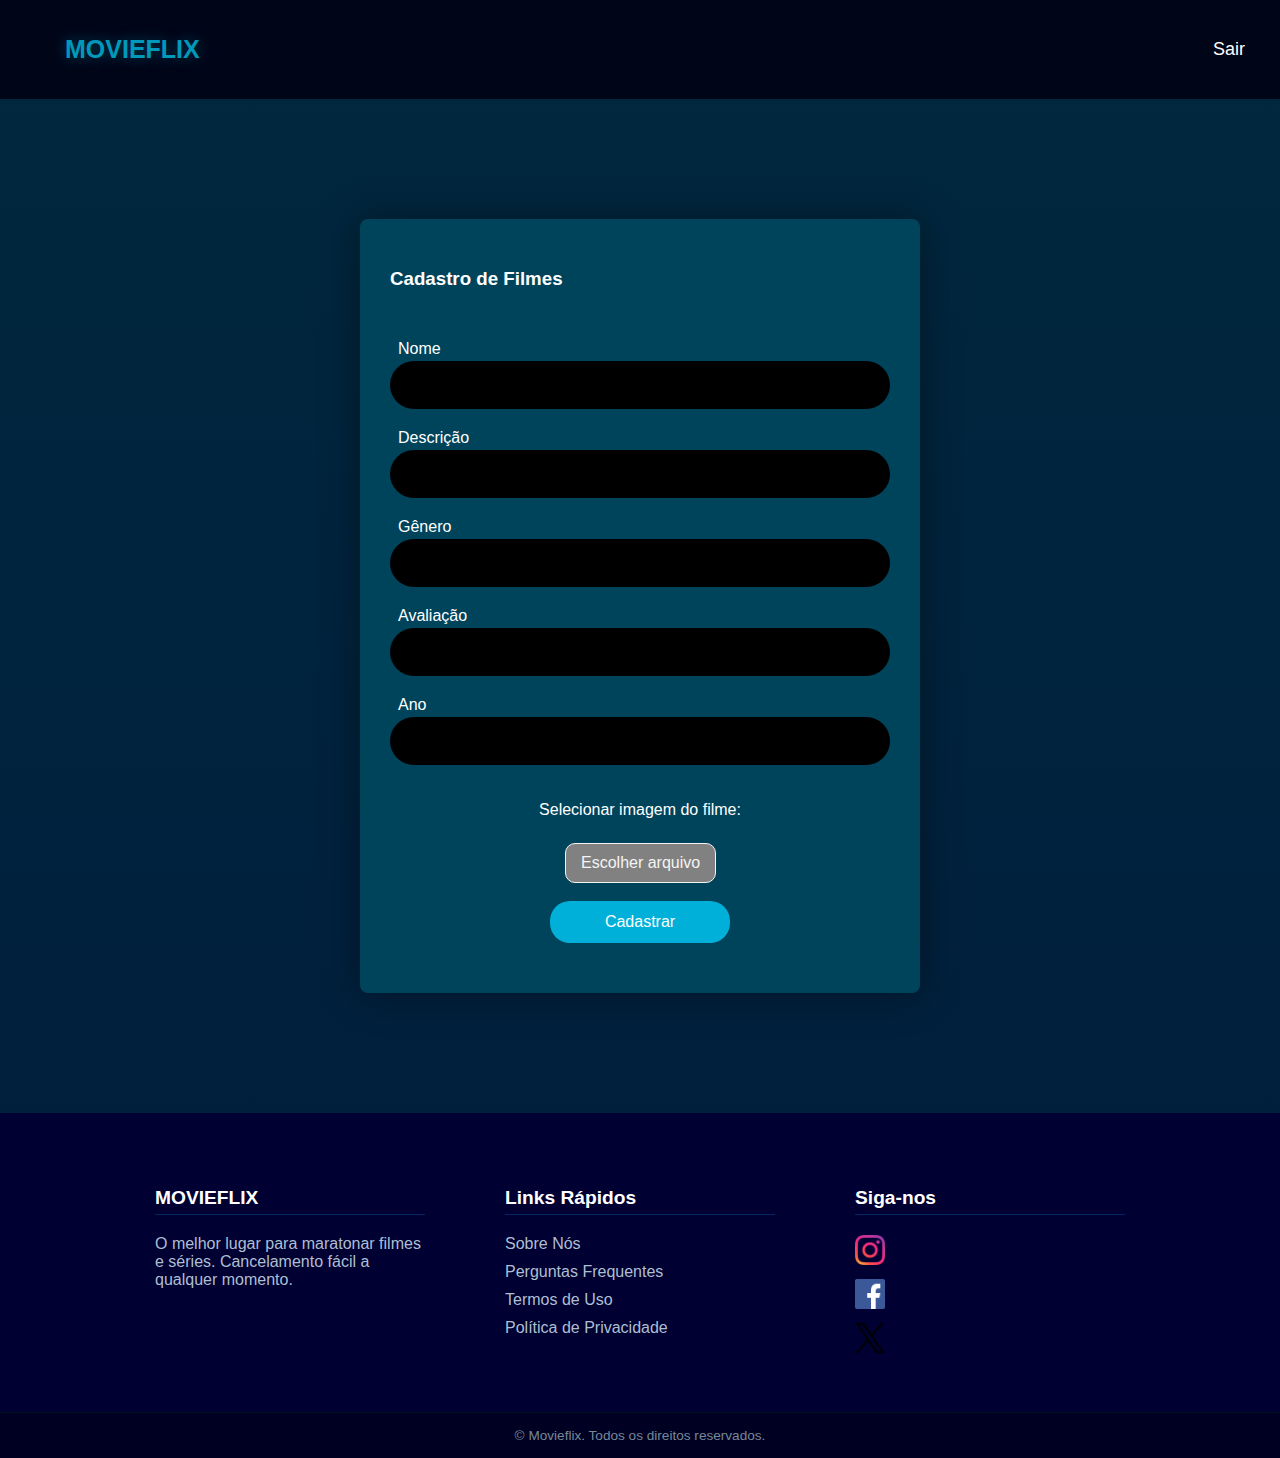
<file: view/cadfilme.html>
<!DOCTYPE html>
<html lang="pt-BR">
<head>
    <meta charset="UTF-8">
    <meta name="viewport" content="width=device-width, initial-scale=1.0">
    <link rel="stylesheet" href="../estilizacao/cadfilme.css">
    <title>cadfilme</title>
</head>
<body>
    <header class="navbar">
        <p class="logo">MOVIEFLIX</p>
        <section class="nav-links">
            <a href="../view/index.html" class="entrar">Sair</a>
        </section>
    </header>
    <main class="login-container">
        <section class="login-box">
            <h3 class="titulo-filme">Cadastro de Filmes</h3>
            <form action="../processamento/processamento.php" method="POST" enctype="multipart/form-data">
                <label for="Nome">Nome</label>
                <input type="text" id="nome" name="inputNome">

                <label for="Descricao">Descrição</label>
                <input type="text" id="descricao" name="inputDesc">

                <label for="Genero">Gênero</label>
                <input type="text" id="genero" name="inputGen">
                
                <label for="Avaliacao">Avaliação</label>
                <input type="number" id="avaliacao" name="inputAva" min="0" max="10">

                <label for="senha">Ano</label>
                <input type="number" id="ano" name="inputAno" min="1900" max="2025">
                <section>
                    <p class="cor-titulo">Selecionar imagem do filme:</p>
                </section>
                <label for="fileInput" class="label-botao">
                    Escolher arquivo
                    <input type="file" id="fileInput" class="botao-arquivo">
                </label>
                <section class="buttons">
                    <button type="submit" class="btn">Cadastrar</button>
                </section>
            </form>
        </section>
    </main>

    <footer class="main-footer">
        <section class="footer-content">
            <section class="footer-section about">
                <h3>MOVIEFLIX</h3>
                <p>O melhor lugar para maratonar filmes e séries. Cancelamento fácil a qualquer momento.</p>
            </section>

            <section class="footer-section links">
                <h3>Links Rápidos</h3>
                <ul>
                    <li><a href="#">Sobre Nós</a></li>
                    <li><a href="#">Perguntas Frequentes</a></li>
                    <li><a href="#">Termos de Uso</a></li>
                    <li><a href="#">Política de Privacidade</a></li>
                </ul>
            </section>

            <section class="footer-section social">
                <h3>Siga-nos</h3>
                <section class="social-icons">
                    <a href="#"><img src="../img/instagram.png" alt="instagrma"></a>
                    <a href="#"><img src="../img/facebook.png" alt="facebook"></a>
                    <a href="#"><img src="../img/ex-twitter.png" alt="twitter"></a>
                </section>
            </section>
        </section>

        <section class="footer-bottom">
            &copy; <span id="current-year"></span> Movieflix. Todos os direitos reservados.
        </section>
    </footer>
</body>
</html>
</file>
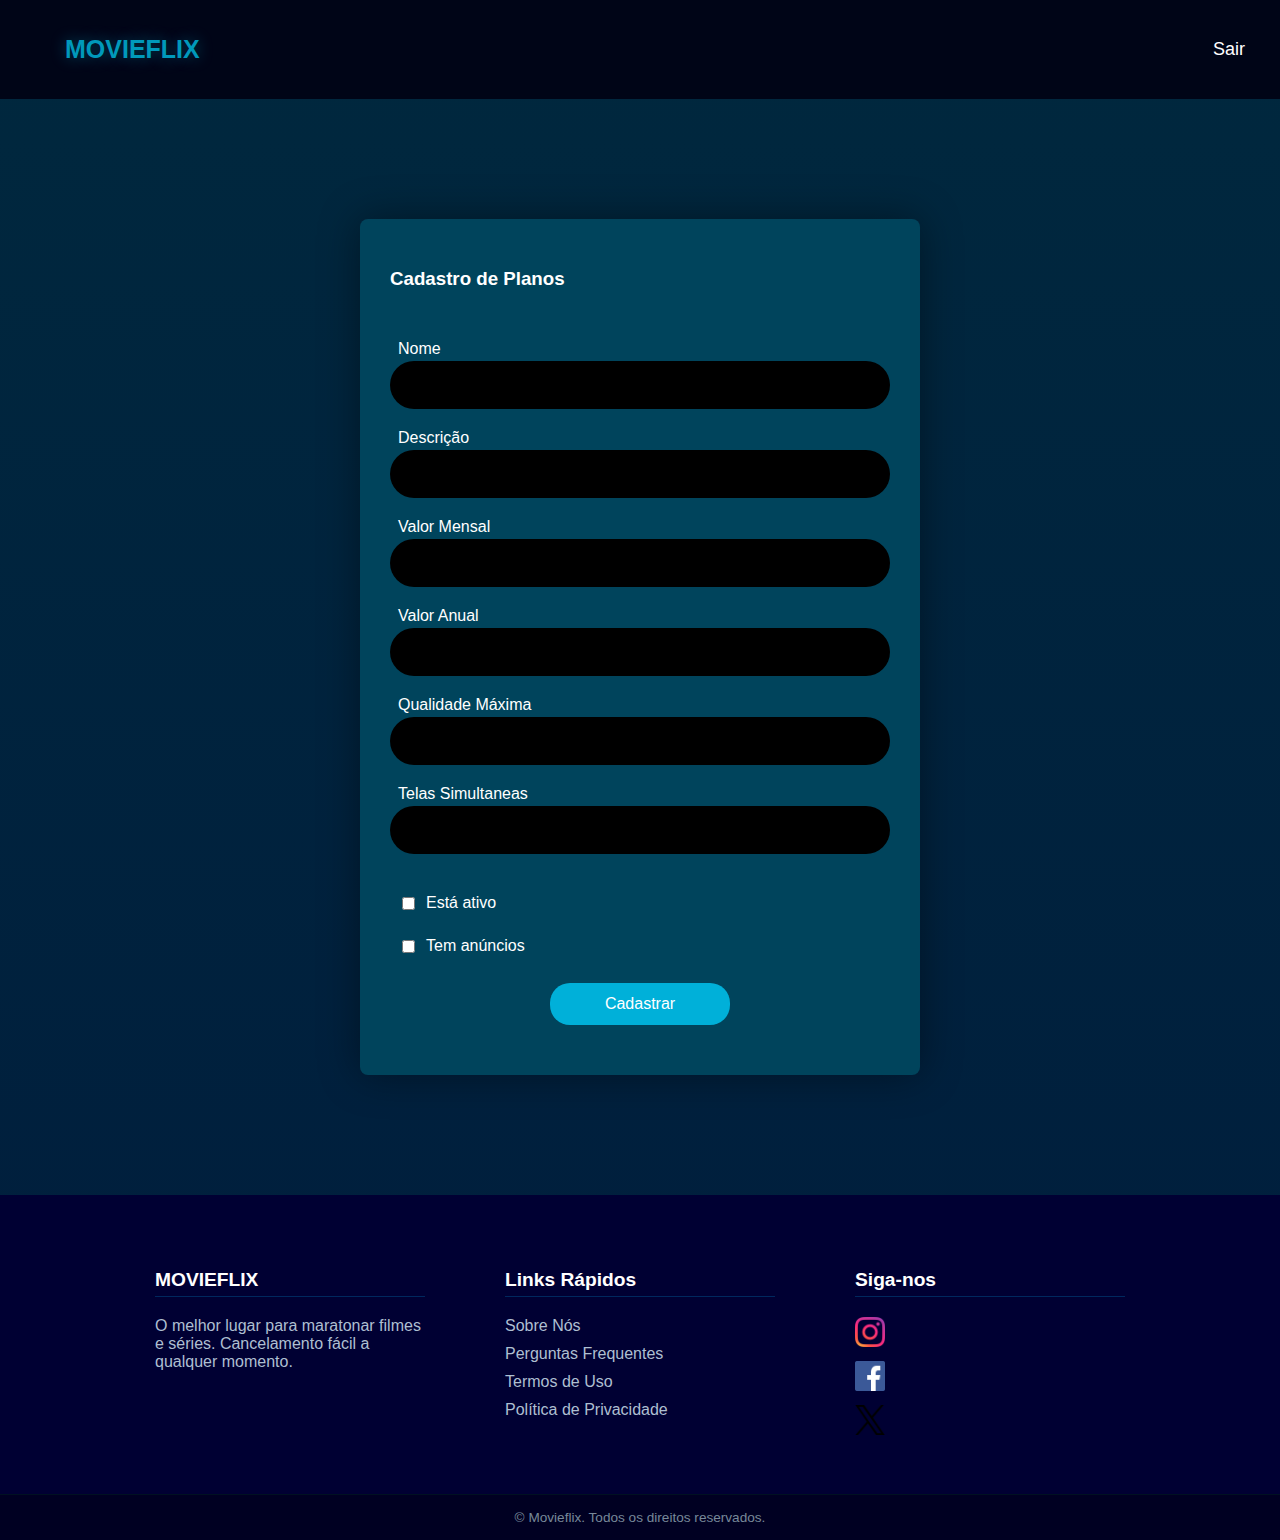
<file: view/cadplano.html>
<!DOCTYPE html>
<html lang="pt-BR">
<head>
    <meta charset="UTF-8">
    <meta name="viewport" content="width=device-width, initial-scale=1.0">
    <link rel="stylesheet" href="../estilizacao/cadplano.css">
    <title>cadplano</title>
</head>
<body>
    <header class="navbar">
        <p class="logo">MOVIEFLIX</p>
        <section class="nav-links">
            <a href="../view/index.html" class="entrar">Sair</a>
        </section>
    </header>
    <main class="login-container">
        <section class="login-box">
            <h3 class="titulo-filme">Cadastro de Planos</h3>
            <form action="../processamento/processamento.php" method="POST">
                <label for="nome">Nome</label>
                <input type="text" id="nome" name="inputNome">

                <label for="cpf">Descrição</label>
                <input type="text" id="descricao" name="inputDesc">

                <label for="email">Valor Mensal</label>
                <input type="number" id="email" name="inputVM" min="0" step="0.01">
                
                <label for="senha">Valor Anual</label>
                <input type="number" id="senha" name="inputVA" min="0">

                <label for="senha">Qualidade Máxima</label>
                <input type="number" id="senha" name="inputQM" min="0">

                <label for="senha">Telas Simultaneas</label>
                <input type="number" id="senha" name="inputTS">

                <section class="opcoes">
                <label>
                <input type="checkbox" name="esta_ativo" value="1">Está ativo</label>

                <label>
                <input type="checkbox" name="tem_anuncios" value="1">Tem anúncios</label>
                </section>
                

                <section class="buttons">
                    <button type="submit" class="btn">Cadastrar</button>
                </section>
            </form>
        </section>
    </main>

    <footer class="main-footer">
        <section class="footer-content">
            <section class="footer-section about">
                <h3>MOVIEFLIX</h3>
                <p>O melhor lugar para maratonar filmes e séries. Cancelamento fácil a qualquer momento.</p>
            </section>

            <section class="footer-section links">
                <h3>Links Rápidos</h3>
                <ul>
                    <li><a href="#">Sobre Nós</a></li>
                    <li><a href="#">Perguntas Frequentes</a></li>
                    <li><a href="#">Termos de Uso</a></li>
                    <li><a href="#">Política de Privacidade</a></li>
                </ul>
            </section>

            <section class="footer-section social">
                <h3>Siga-nos</h3>
                <section class="social-icons">
                    <a href="#"><img src="../img/instagram.png" alt="instagrma"></a>
                    <a href="#"><img src="../img/facebook.png" alt="facebook"></a>
                    <a href="#"><img src="../img/ex-twitter.png" alt="twitter"></a>
                </section>
            </section>
        </section>

        <section class="footer-bottom">
            &copy; <span id="current-year"></span> Movieflix. Todos os direitos reservados.
        </section>
    </footer>
</body>
</html>
</file>
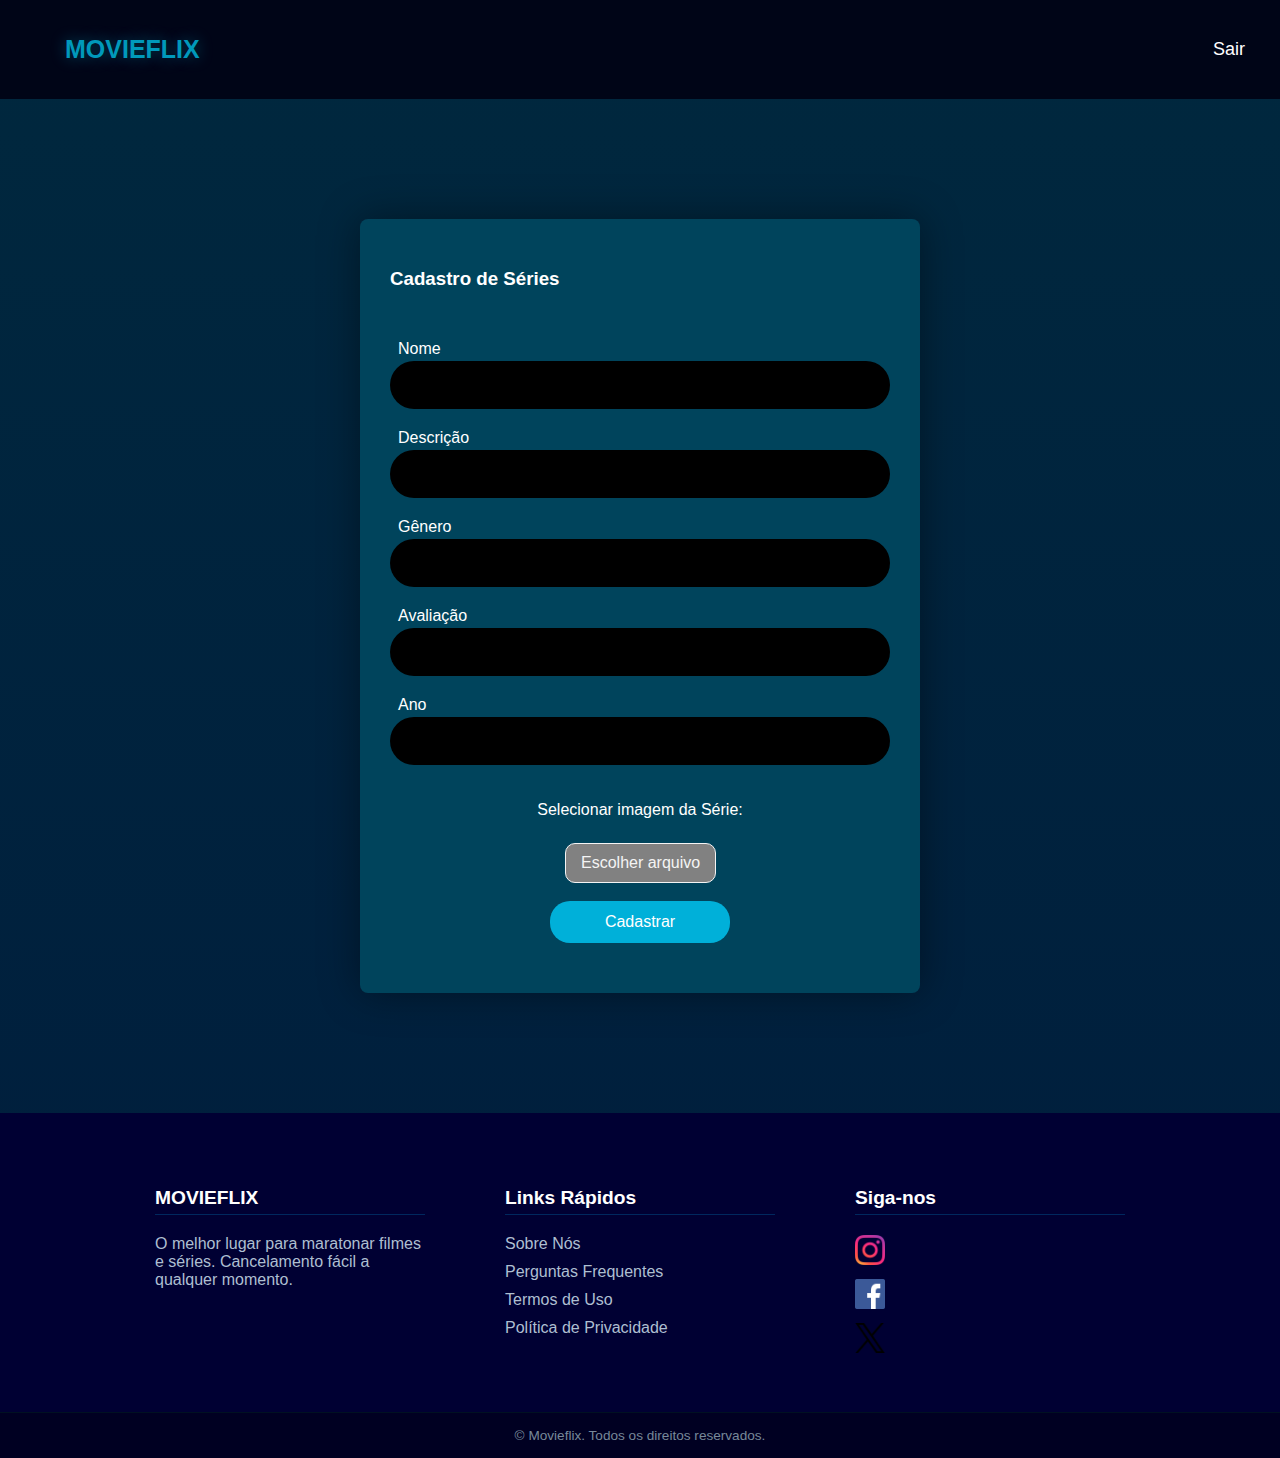
<file: view/cadserie.html>
<!DOCTYPE html>
<html lang="pt-BR">
<head>
    <meta charset="UTF-8">
    <meta name="viewport" content="width=device-width, initial-scale=1.0">
    <link rel="stylesheet" href="../estilizacao/cadserie.css">
    <title>cadserie</title>
</head>
<body>
    <header class="navbar">
        <p class="logo">MOVIEFLIX</p>
        <section class="nav-links">
            <a href="../view/index.html" class="entrar">Sair</a>
        </section>
    </header>
    <main class="login-container">
        <section class="login-box">
            <h3 class="titulo-filme">Cadastro de Séries</h3>
            <form action="../processamento/processamento.php" method="POST" enctype="multipart/form-data">
                <label for="nome">Nome</label>
                <input type="text" id="nome" name="inputNome">

                <label for="cpf">Descrição</label>
                <input type="text" id="descricao" name="inputDesc">

                <label for="email">Gênero</label>
                <input type="email" id="genero" name="inputGen">
                
                <label for="senha">Avaliação</label>
                <input type="number" id="avaliacao" name="inputAva" min="0" max="10">

                <label for="senha">Ano</label>
                <input type="number" id="ano" name="inputAno" min="1900" max="2100">
                <section>
                    <p class="cor-titulo">Selecionar imagem da Série:</p>
                </section>
                <label for="fileInput" class="label-botao">
                    Escolher arquivo
                    <input type="file" id="fileInput" class="botao-arquivo">
                </label>
                <section class="buttons">
                    <button type="submit" class="btn">Cadastrar</button>
                </section>
            </form>
        </section>
    </main>

    <footer class="main-footer">
        <section class="footer-content">
            <section class="footer-section about">
                <h3>MOVIEFLIX</h3>
                <p>O melhor lugar para maratonar filmes e séries. Cancelamento fácil a qualquer momento.</p>
            </section>

            <section class="footer-section links">
                <h3>Links Rápidos</h3>
                <ul>
                    <li><a href="#">Sobre Nós</a></li>
                    <li><a href="#">Perguntas Frequentes</a></li>
                    <li><a href="#">Termos de Uso</a></li>
                    <li><a href="#">Política de Privacidade</a></li>
                </ul>
            </section>

            <section class="footer-section social">
                <h3>Siga-nos</h3>
                <section class="social-icons">
                    <a href="#"><img src="../img/instagram.png" alt="instagrma"></a>
                    <a href="#"><img src="../img/facebook.png" alt="facebook"></a>
                    <a href="#"><img src="../img/ex-twitter.png" alt="twitter"></a>
                </section>
            </section>
        </section>

        <section class="footer-bottom">
            &copy; <span id="current-year"></span> Movieflix. Todos os direitos reservados.
        </section>
    </footer>
</body>
</html>
</file>
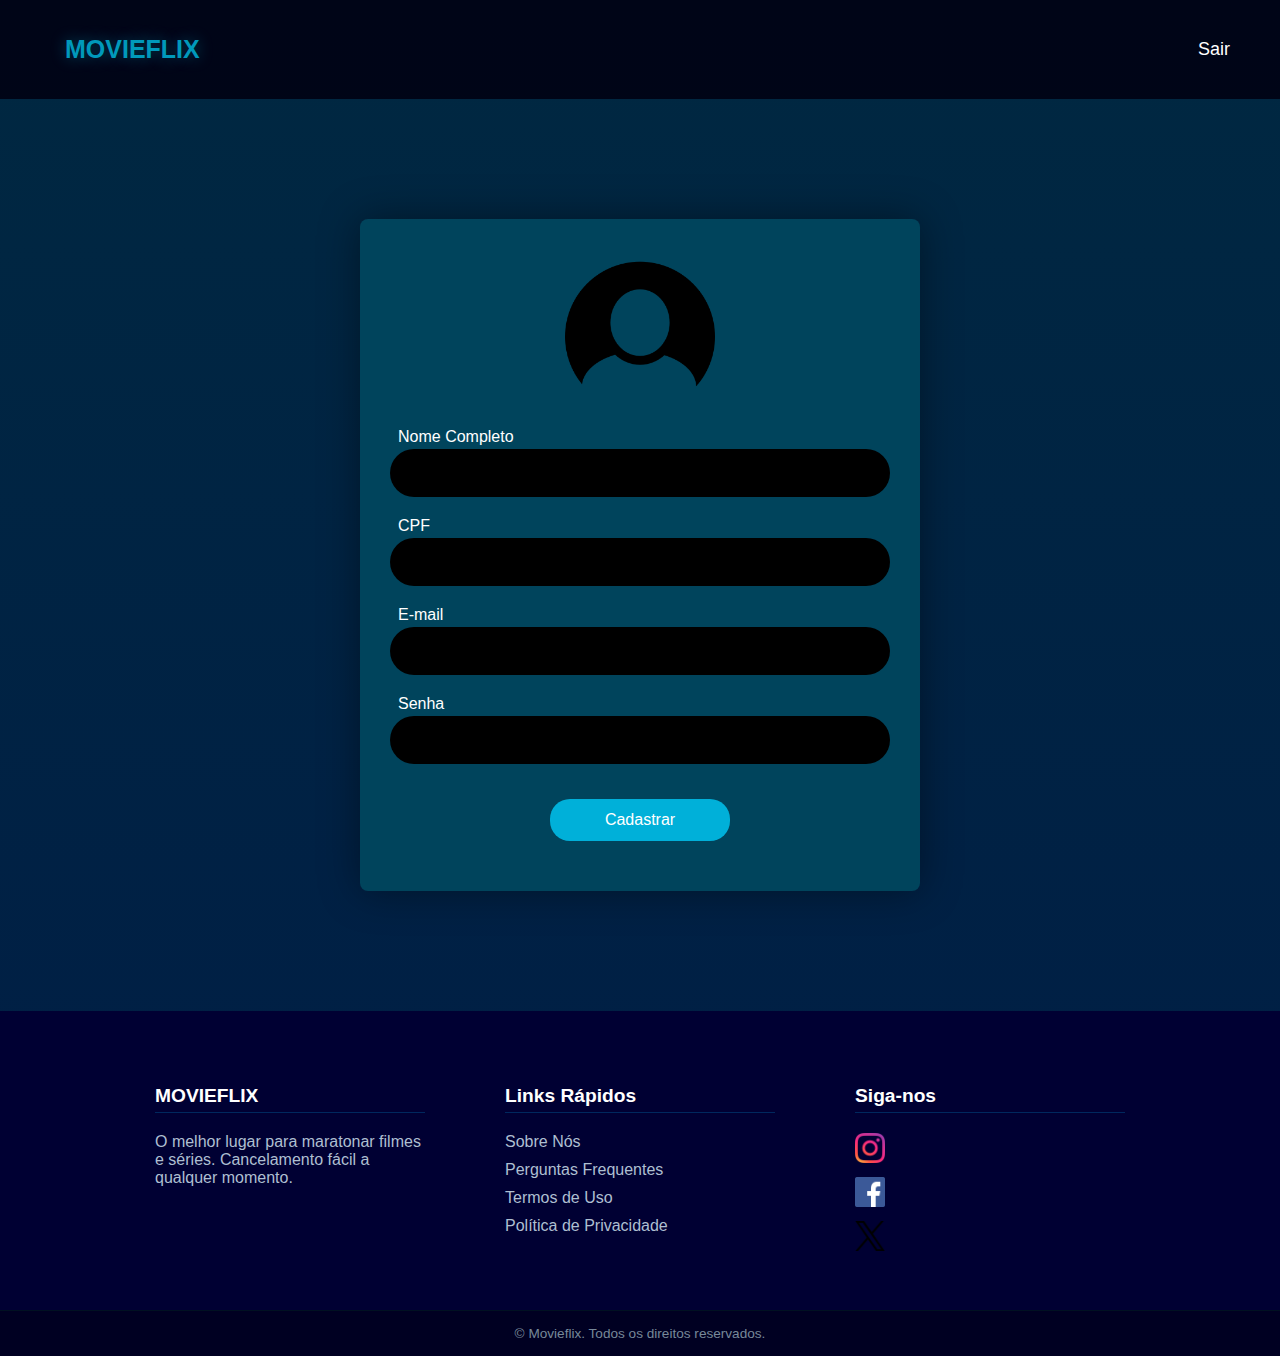
<file: view/cadstro.html>
<!DOCTYPE html>
<html lang="en">
<head>
    <meta charset="UTF-8">
    <meta name="viewport" content="width=device-width, initial-scale=1.0">
    <link rel="stylesheet" href="../estilizacao/cadastro.css">
    <title>Cadastro</title>
</head>
<body>
    <header class="navbar">
        <p class="logo">MOVIEFLIX</p>
        <section class="nav-links">
            <a href="../view/index.html" class="entrar">Sair</a>
        </section>
    </header>
    <main class="login-container">
        <section class="login-box">
            <section class="icone-usuario">
                <img src="../img/usuario.png" alt="usuário">
            </section>
            <form>
                <label for="nome">Nome Completo</label>
                <input type="text" id="nome" name="nome">

                <label for="cpf">CPF</label>
                <input type="text" id="cpf" name="cpf">

                <label for="email">E-mail</label>
                <input type="email" id="email" name="email">
                
                <label for="senha">Senha</label>
                <input type="password" id="senha" name="senha">
                
                <section class="buttons">
                    <button type="submit" class="btn">Cadastrar</button>
                </section>
            </form>
        </section>
    </main>

    <footer class="main-footer">
        <section class="footer-content">
            <section class="footer-section about">
                <h3>MOVIEFLIX</h3>
                <p>O melhor lugar para maratonar filmes e séries. Cancelamento fácil a qualquer momento.</p>
            </section>

            <section class="footer-section links">
                <h3>Links Rápidos</h3>
                <ul>
                    <li><a href="#">Sobre Nós</a></li>
                    <li><a href="#">Perguntas Frequentes</a></li>
                    <li><a href="#">Termos de Uso</a></li>
                    <li><a href="#">Política de Privacidade</a></li>
                </ul>
            </section>

            <section class="footer-section social">
                <h3>Siga-nos</h3>
                <section class="social-icons">
                    <a href="#"><img src="../img/instagram.png" alt="instagrma"></a>
                    <a href="#"><img src="../img/facebook.png" alt="facebook"></a>
                    <a href="#"><img src="../img/ex-twitter.png" alt="twitter"></a>
                </section>
            </section>
        </section>

        <section class="footer-bottom">
            &copy; <span id="current-year"></span> Movieflix. Todos os direitos reservados.
        </section>
    </footer>
</body>
</html>
</file>
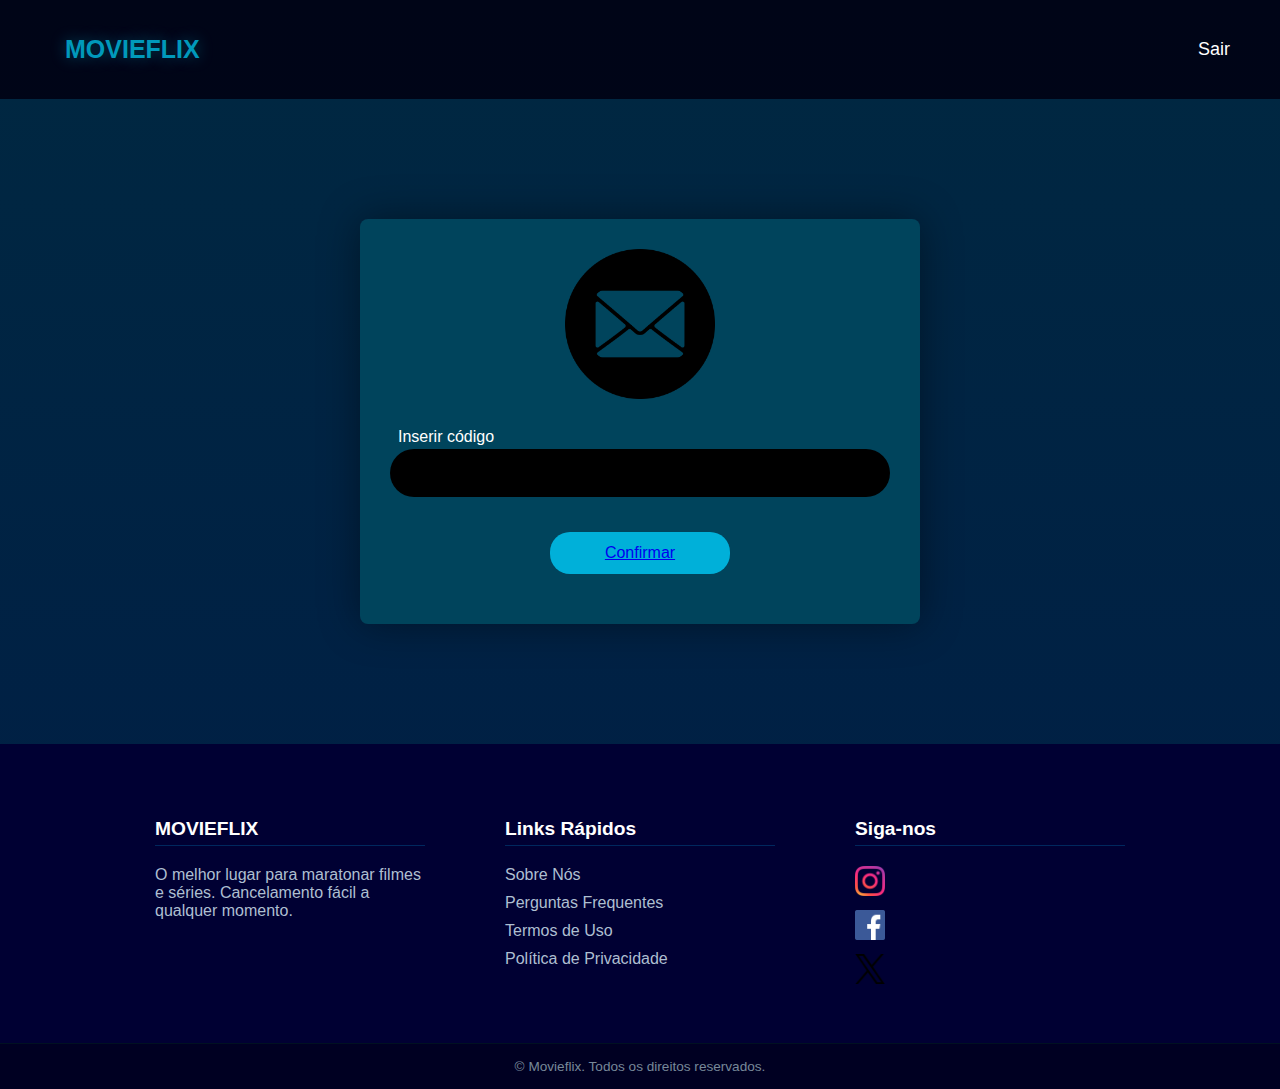
<file: view/codigo.html>
<!DOCTYPE html>
<html lang="en">
<head>
    <meta charset="UTF-8">
    <meta name="viewport" content="width=device-width, initial-scale=1.0">
    <link rel="stylesheet" href="../estilizacao/cadastro.css">
    <title>Codigo</title>
</head>
<body>
    <header class="navbar">
        <p class="logo">MOVIEFLIX</p>
        <section class="nav-links">
            <a href="../view/index.html" class="entrar">Sair</a>
        </section>
    </header>
    <main class="login-container">
        <section class="login-box">
            <section class="icone-usuario">
                <img src="../img/o-email.png" alt="usuário">
            </section>
            <form>
                <label for="nome">Inserir código</label>
                <input type="text" id="nome" name="nome">  
                <section class="buttons">
                    <button type="submit" class="btn"><a href="novaSenha.html" id="botao">Confirmar</a></button>
                </section>
            </form>
        </section>
    </main>

    <footer class="main-footer">
        <section class="footer-content">
            <section class="footer-section about">
                <h3>MOVIEFLIX</h3>
                <p>O melhor lugar para maratonar filmes e séries. Cancelamento fácil a qualquer momento.</p>
            </section>

            <section class="footer-section links">
                <h3>Links Rápidos</h3>
                <ul>
                    <li><a href="#">Sobre Nós</a></li>
                    <li><a href="#">Perguntas Frequentes</a></li>
                    <li><a href="#">Termos de Uso</a></li>
                    <li><a href="#">Política de Privacidade</a></li>
                </ul>
            </section>

            <section class="footer-section social">
                <h3>Siga-nos</h3>
                <section class="social-icons">
                    <a href="#"><img src="../img/instagram.png" alt="instagrma"></a>
                    <a href="#"><img src="../img/facebook.png" alt="facebook"></a>
                    <a href="#"><img src="../img/ex-twitter.png" alt="twitter"></a>
                </section>
            </section>
        </section>

        <section class="footer-bottom">
            &copy; <span id="current-year"></span> Movieflix. Todos os direitos reservados.
        </section>
    </footer>
</body>
</html>
</file>
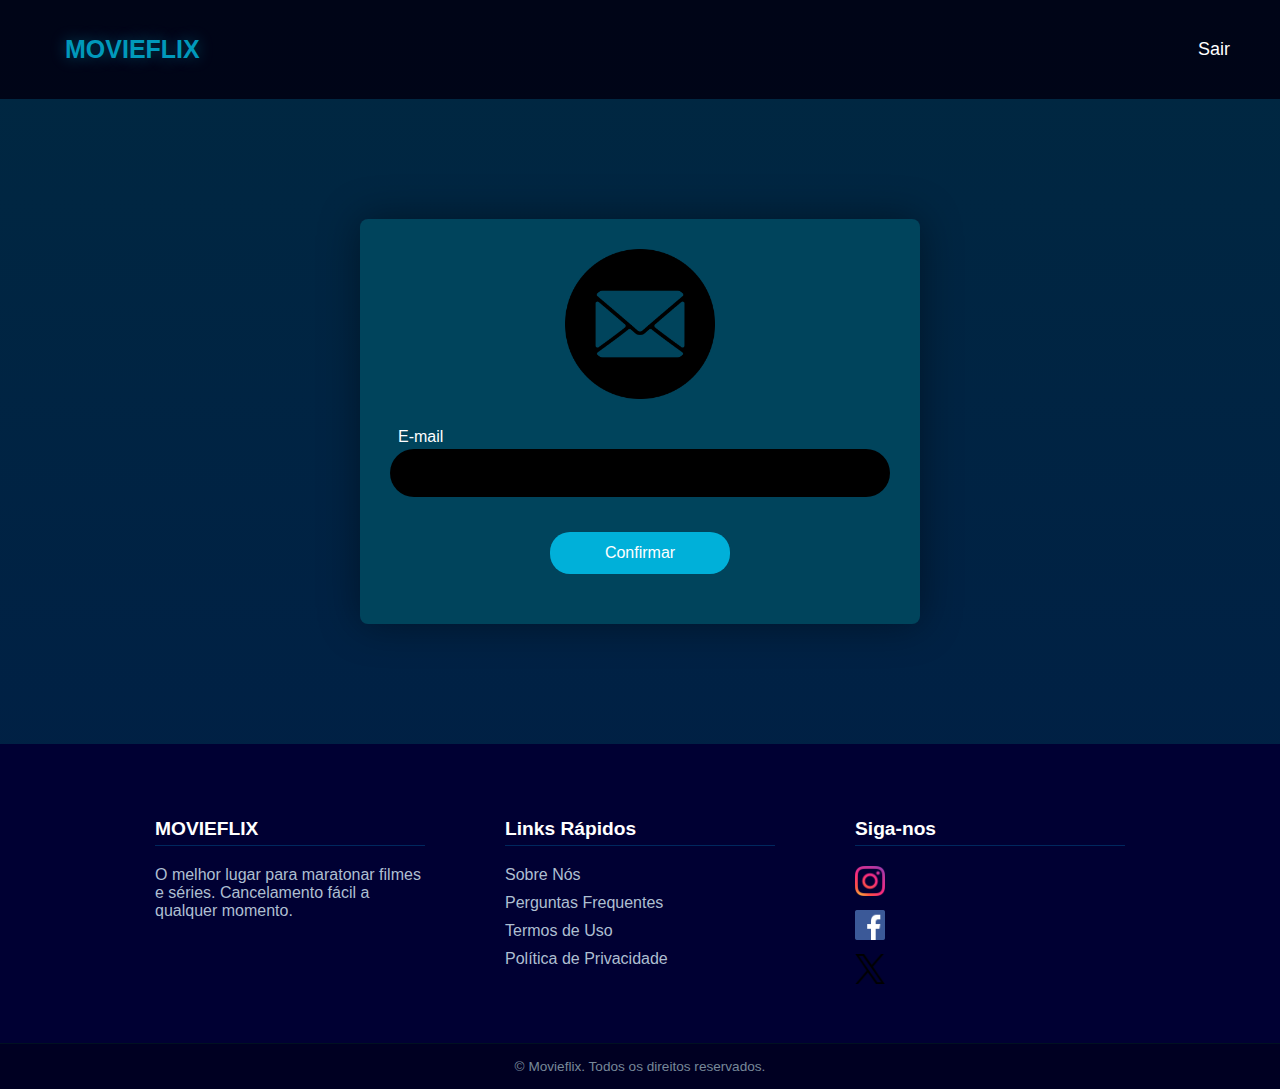
<file: view/esqSenha.html>
<!DOCTYPE html>
<html lang="en">
<head>
    <meta charset="UTF-8">
    <meta name="viewport" content="width=device-width, initial-scale=1.0">
    <link rel="stylesheet" href="../estilizacao/esqSenha.css">
    <title>esqSenha</title>
</head>
<body>
    <header class="navbar">
        <p class="logo">MOVIEFLIX</p>
        <section class="nav-links">
            <a href="../view/index.html" class="entrar">Sair</a>
        </section>
    </header>
    <main class="login-container">
        <section class="login-box">
            <section class="icone-usuario">
                <img src="../img/o-email.png" alt="usuário">
            </section>
            <form>
                <label for="nome">E-mail</label>
                <input type="text" id="nome" name="nome">  
                <section class="buttons">
                    <button type="submit" class="btn"><a href="codigo.html" id="botao">Confirmar</a></button>
                </section>
            </form>
        </section>
    </main>

    <footer class="main-footer">
        <section class="footer-content">
            <section class="footer-section about">
                <h3>MOVIEFLIX</h3>
                <p>O melhor lugar para maratonar filmes e séries. Cancelamento fácil a qualquer momento.</p>
            </section>

            <section class="footer-section links">
                <h3>Links Rápidos</h3>
                <ul>
                    <li><a href="#">Sobre Nós</a></li>
                    <li><a href="#">Perguntas Frequentes</a></li>
                    <li><a href="#">Termos de Uso</a></li>
                    <li><a href="#">Política de Privacidade</a></li>
                </ul>
            </section>

            <section class="footer-section social">
                <h3>Siga-nos</h3>
                <section class="social-icons">
                    <a href="#"><img src="../img/instagram.png" alt="instagrma"></a>
                    <a href="#"><img src="../img/facebook.png" alt="facebook"></a>
                    <a href="#"><img src="../img/ex-twitter.png" alt="twitter"></a>
                </section>
            </section>
        </section>

        <section class="footer-bottom">
            &copy; <span id="current-year"></span> Movieflix. Todos os direitos reservados.
        </section>
    </footer>
</body>
</html>
</file>
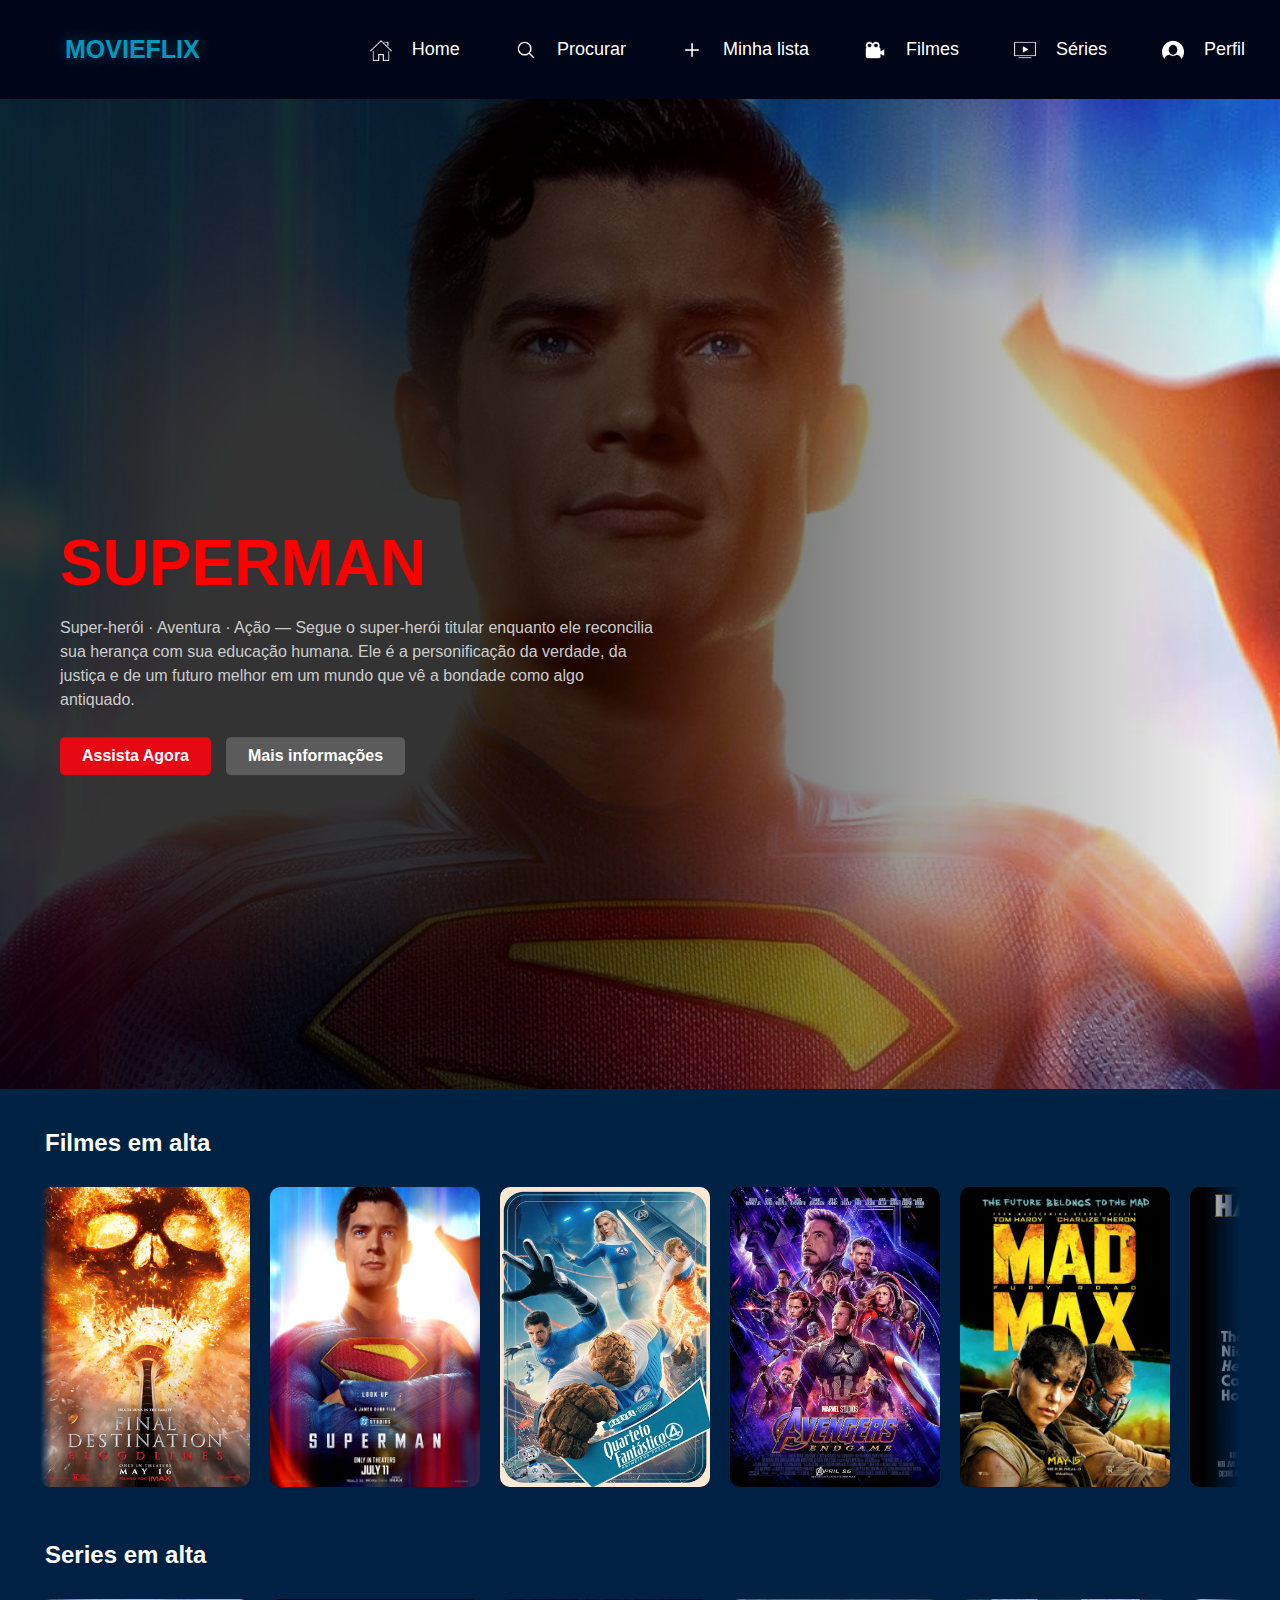
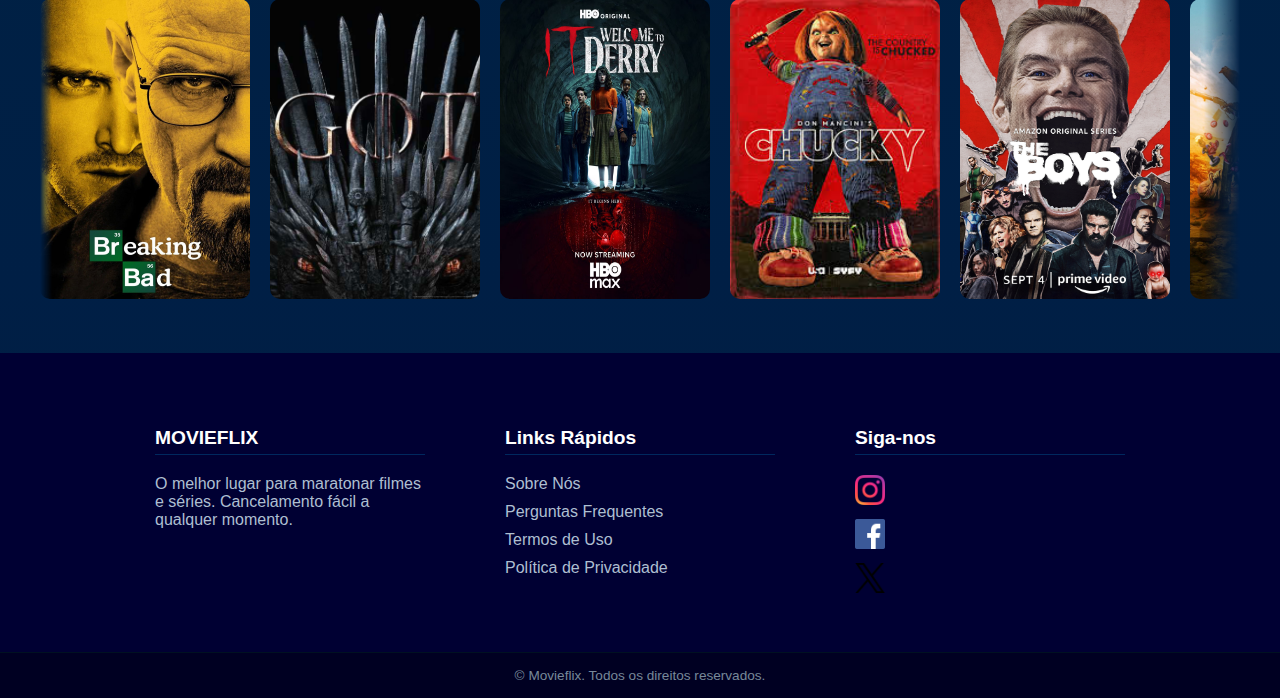
<file: view/home.html>
<!DOCTYPE html>
<html lang="en">
<head>
    <meta charset="UTF-8">
    <meta name="viewport" content="width=device-width, initial-scale=1.0">
    <link rel="stylesheet" href="../estilizacao/home.css">
    <title>Home</title>
</head>
<body>
    <header class="navbar">
        <p class="logo">MOVIEFLIX</p>
        <nav class="nav-links">
            <a href="#" class="icon"><img src="../img/house.png">Home</a>
            <a href="#" class="icon"><img src="../img/lupa.png">Procurar</a>
            <a href="#" class="icon"><img src="../img/mais.png">Minha lista</a>
            <a href="#" class="icon"><img src="../img/camera.png">Filmes</a>
            <a href="#" class="icon"><img src="../img/tv_show.png">Séries</a>
            <a href="#" class="icon"><img src="../img/usuario.png">Perfil</a>
        </nav>
    </header>
    <main>
        <section class="filme">
            <img src="../img/filmes/filme2.jpg" alt="Banner do filme" class="banner">
            <section class="sobreposicao"></section>

            <section class="content">
                <h2 class="title">SUPERMAN</h2>
                <p class="descricao">
                    Super-herói · Aventura · Ação — Segue o super-herói titular enquanto ele reconcilia sua herança com sua educação humana. Ele é a personificação da verdade, da justiça e de um futuro melhor em um mundo que vê a bondade como algo antiquado.
                </p>
                <section class="buttons">
                    <button class="btn-play">Assista Agora</button>
                    <button class="btn-info">Mais informações</button>
                </section>
            </section>
        </section>
        <section class="container">
            <h3>Filmes em alta</h3>
            <section class="flex-filmes">
                <section class="card"><img src="../img/filmes/filme1.webp"></section>
                <section class="card"><img src="../img/filmes/filme2.jpg"></section>
                <section class="card"><img src="../img/filmes/filme3.webp"></section>
                <section class="card"><img src="../img/filmes/endgame.jpg"></section>
                <section class="card"><img src="../img/filmes/mad max.jpg"></section>
                <section class="card"><img src="../img/filmes/halloween.jpg"></section>
                <section class="card"><img src="../img/filmes/dragao.jpg"></section>
                <section class="card"><img src="../img/filmes/friday.jpg"></section>
                <section class="card"><img src="../img/filmes/chefão.jpg"></section>
                <section class="card"><img src="../img/filmes/liberdade.jpg"></section>
            </section>
        </section>
        <section class="container">
            <h3>Series em alta</h3>
            <section class="flex-filmes">
                <section class="card"><img src="../img/series/breaking bad.jpg"></section>
                <section class="card"><img src="../img/series/got.jpg"></section>
                <section class="card"><img src="../img/series/it.avif"></section>
                <section class="card"><img src="../img/series/chucky.jfif"></section>
                <section class="card"><img src="../img/series/the boys.jpg"></section>
                <section class="card"><img src="../img/series/fallout.jpg"></section>
                <section class="card"><img src="../img/series/evil dead.webp"></section>
                <section class="card"><img src="../img/series/peaky blinders.jpg"></section>
                <section class="card"><img src="../img/series/twd.jpg"></section>
                <section class="card"><img src="../img/series/alien.jpg"></section>
            </section>
        </section>
    </main>
    <footer class="main-footer">
        <section class="footer-content">
            <section class="footer-section about">
                <h3>MOVIEFLIX</h3>
                <p>O melhor lugar para maratonar filmes e séries. Cancelamento fácil a qualquer momento.</p>
            </section>

            <section class="footer-section links">
                <h3>Links Rápidos</h3>
                <ul>
                    <li><a href="#">Sobre Nós</a></li>
                    <li><a href="#">Perguntas Frequentes</a></li>
                    <li><a href="#">Termos de Uso</a></li>
                    <li><a href="#">Política de Privacidade</a></li>
                </ul>
            </section>

            <section class="footer-section social">
                <h3>Siga-nos</h3>
                <section class="social-icons">
                    <a href="#"><img src="../img/instagram.png" alt="instagrma"></a>
                    <a href="#"><img src="../img/facebook.png" alt="facebook"></a>
                    <a href="#"><img src="../img/ex-twitter.png" alt="twitter"></a>
                </section>
            </section>
        </section>

        <section class="footer-bottom">
            &copy; <span id="current-year"></span> Movieflix. Todos os direitos reservados.
        </section>
    </footer>
</body>
</html>
</file>
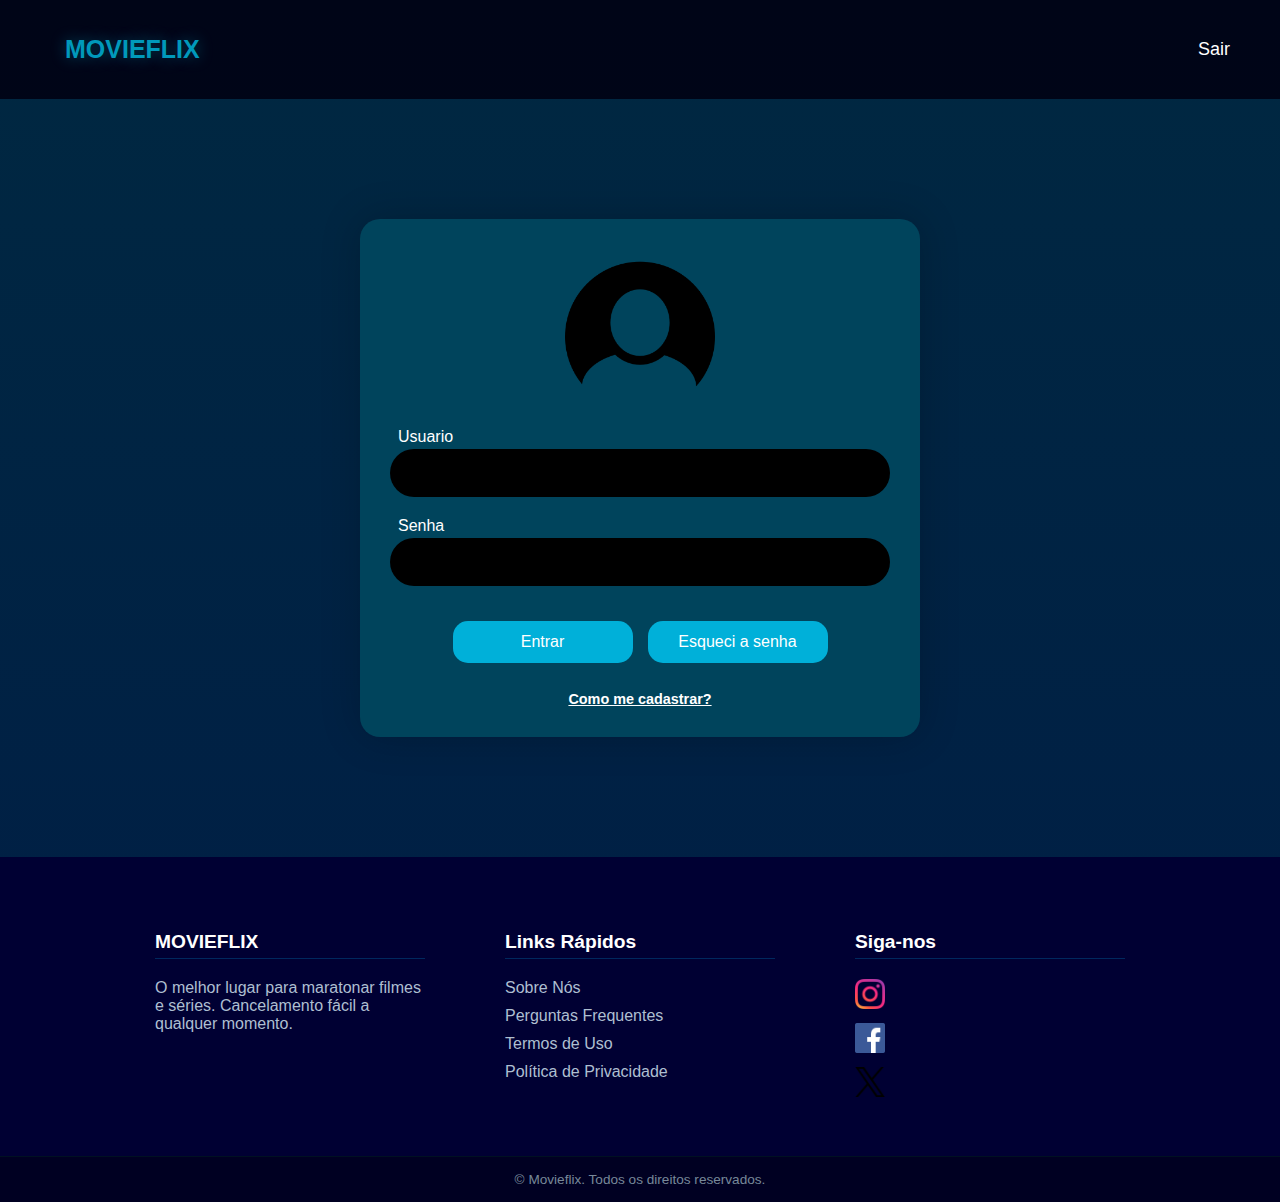
<file: view/login.html>
<!DOCTYPE html>
<html lang="en">
<head>
    <meta charset="UTF-8">
    <meta name="viewport" content="width=device-width, initial-scale=1.0">
    <link rel="stylesheet" href="../estilizacao/login.css">
    <title>Login</title>
</head>
<body>
    <header class="navbar">
        <p class="logo">MOVIEFLIX</p>
        <section class="nav-links">
            <a href="../view/index.html">Sair</a>
        </section>
    </header>
    <main class="login-container">
        <section class="login-box">
            <section class="icone-usuario">
                <img src="../img/usuario.png" alt="usuário">
            </section>
            <form>
                <label for="usuario">Usuario</label>
                <input type="text" id="usuario" name="usuario">

                <label for="senha">Senha</label>
                <input type="password" id="senha" name="senha">
                
                <section class="buttons">
                    <button type="submit" class="btn">Entrar</button>
                    <button type="button" class="btn secundario"><a href="../view/esqSenha.html" id="botao">Esqueci a senha</a></button>
                </section>

                <a href="cadstro.html" class="link-cadastrar">Como me cadastrar?</a>
            </form>
        </section>
    </main>

    <footer class="main-footer">
        <section class="footer-content">
            <section class="footer-section about">
                <h3>MOVIEFLIX</h3>
                <p>O melhor lugar para maratonar filmes e séries. Cancelamento fácil a qualquer momento.</p>
            </section>

            <section class="footer-section links">
                <h3>Links Rápidos</h3>
                <ul>
                    <li><a href="#">Sobre Nós</a></li>
                    <li><a href="#">Perguntas Frequentes</a></li>
                    <li><a href="#">Termos de Uso</a></li>
                    <li><a href="#">Política de Privacidade</a></li>
                </ul>
            </section>

            <section class="footer-section social">
                <h3>Siga-nos</h3>
                <section class="social-icons">
                    <a href="#"><img src="../img/instagram.png" alt="instagrma"></a>
                    <a href="#"><img src="../img/facebook.png" alt="facebook"></a>
                    <a href="#"><img src="../img/ex-twitter.png" alt="twitter"></a>
                </section>
            </section>
        </section>

        <section class="footer-bottom">
            &copy; <span id="current-year"></span> Movieflix. Todos os direitos reservados.
        </section>
    </footer>
</body>
</html>
</file>
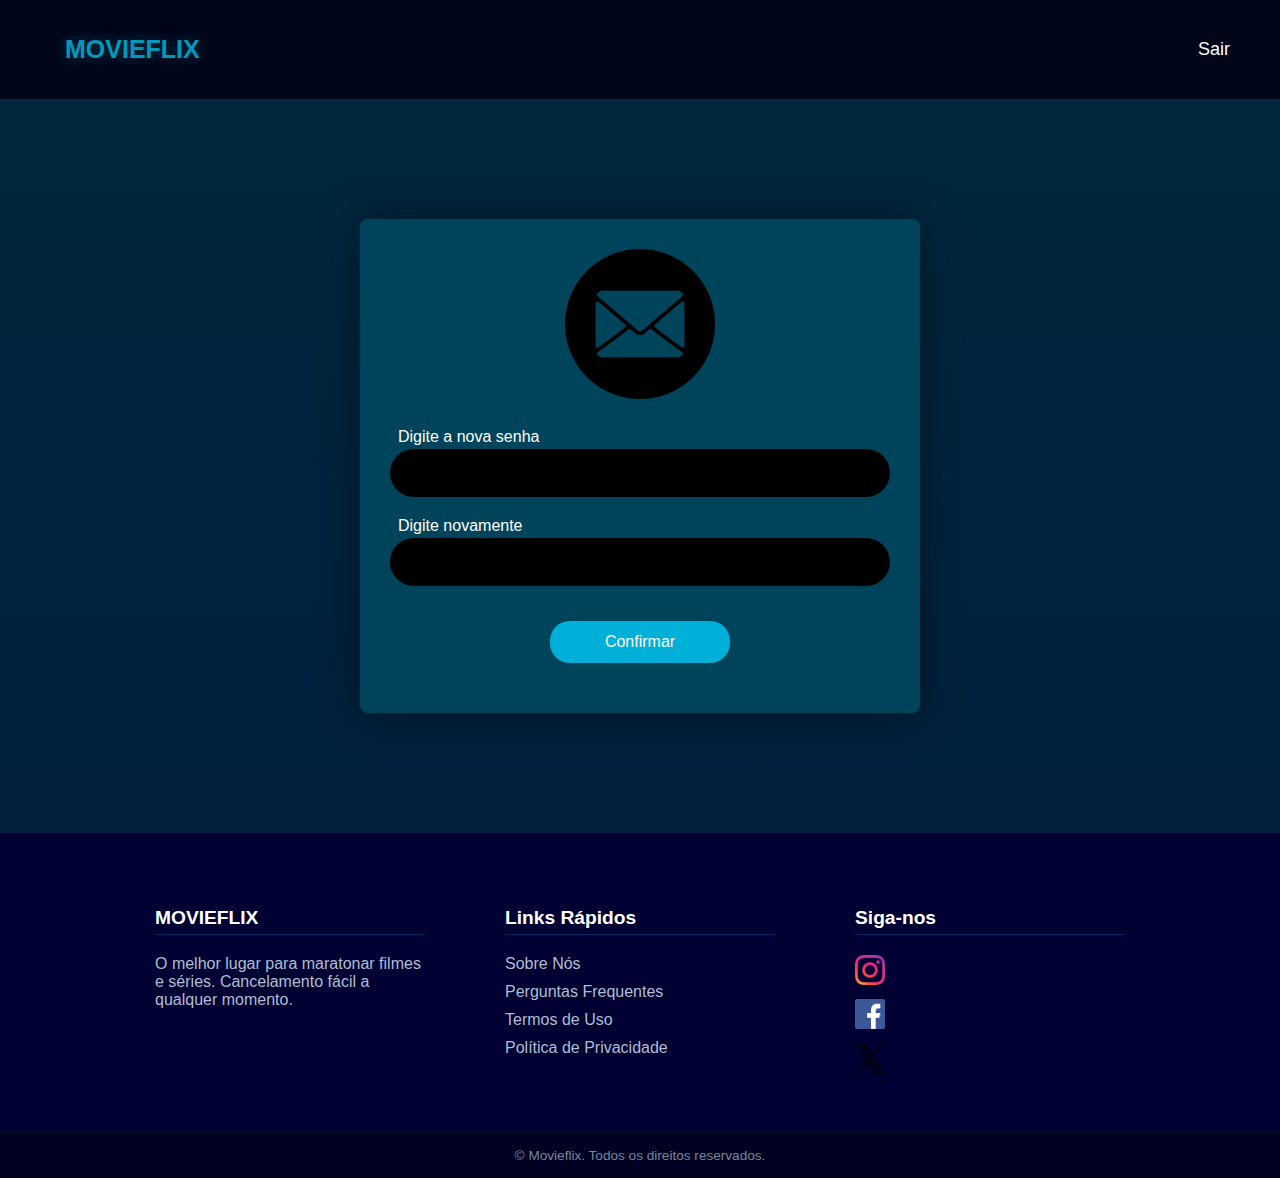
<file: view/novaSenha.html>
<!DOCTYPE html>
<html lang="en">
<head>
    <meta charset="UTF-8">
    <meta name="viewport" content="width=device-width, initial-scale=1.0">
    <link rel="stylesheet" href="../estilizacao/novaSenha.css">
    <title>novaSenha</title>
</head>
<body>
    <header class="navbar">
        <p class="logo">MOVIEFLIX</p>
        <section class="nav-links">
            <a href="../view/index.html" class="entrar">Sair</a>
        </section>
    </header>
    <main class="login-container">
        <section class="login-box">
            <section class="icone-usuario">
                <img src="../img/o-email.png" alt="usuário">
            </section>
            <form>
                <label for="nome">Digite a nova senha</label>
                <input type="text" id="nome" name="nome">
                <label for="nome">Digite novamente</label>
                <input type="text" id="nome" name="nome">   
                <section class="buttons">
                    <button type="submit" class="btn"><a href="login.html" id="botao">Confirmar</a></button>
                </section>
            </form>
        </section>
    </main>

    <footer class="main-footer">
        <section class="footer-content">
            <section class="footer-section about">
                <h3>MOVIEFLIX</h3>
                <p>O melhor lugar para maratonar filmes e séries. Cancelamento fácil a qualquer momento.</p>
            </section>

            <section class="footer-section links">
                <h3>Links Rápidos</h3>
                <ul>
                    <li><a href="#">Sobre Nós</a></li>
                    <li><a href="#">Perguntas Frequentes</a></li>
                    <li><a href="#">Termos de Uso</a></li>
                    <li><a href="#">Política de Privacidade</a></li>
                </ul>
            </section>

            <section class="footer-section social">
                <h3>Siga-nos</h3>
                <section class="social-icons">
                    <a href="#"><img src="../img/instagram.png" alt="instagrma"></a>
                    <a href="#"><img src="../img/facebook.png" alt="facebook"></a>
                    <a href="#"><img src="../img/ex-twitter.png" alt="twitter"></a>
                </section>
            </section>
        </section>

        <section class="footer-bottom">
            &copy; <span id="current-year"></span> Movieflix. Todos os direitos reservados.
        </section>
    </footer>
</body>
</html>
</file>
<file: estilizacao/cadfilme.css>
body{
    font-family: Arial, Helvetica, sans-serif;
    margin: 0;
    padding: 0;
    box-sizing: border-box;
    background: linear-gradient(#00283e, #001d3d);
}

.navbar{
    display: flex;
    justify-content: space-between;
    align-items: center;
    background-color: #001d;
    color: #fff;
    padding: 10px 20px;
}

.logo{
    font-size: 25px;
    color: #09b;
    text-shadow: 0px 0px 15px #09b7;
    font-weight: 800;
    padding-left: 1.8em;
}

.nav-links img {
    width: 22px;
    height: 22px;
    filter: invert(1);
    transition: transform 0.2s ease;
}

.nav-links{
    display: flex;
    align-items: center;
    gap: 25px;
}

.nav-links a{
    display: flex;
    align-items: center;
    gap: 20px;
    color: #fff;
    text-decoration: none;
    font-size: 18px;
    font-weight: 500;
    padding: 8px 15px;
    transition: 0.3s ease;
}

.nav-links a:hover {
    color: #00b0d9;
}

.perfil {
    position: relative;
    display: inline-block;
}

.perfil-img {
    width: 30px;
    height: 30px;
    cursor: pointer;
    transition: transform 0.2s ease;
}

.menu-perfil {
    display: none;
    position: absolute;
    right: 0;
    background-color: #002;
    border-radius: 10px;
    min-width: 200px;
    box-shadow: 0 4px 8px #000c;
    z-index: 3;
}

.menu-perfil a {
    color: #fff;
    padding: 10px 20px;
    display: block;
    text-decoration: none;
    transition: background 0.3s ease;
}

.menu-perfil a:hover {
    color: #fff;
    background-color: #00b0d955;
    border-radius: 12px;
}

.perfil:hover .menu-perfil {
    display: block;
}

.login-box{
    background-color: #00445c;
    text-align: center;
    max-width: 500px;
    width: 90%;
    margin: 120px auto; 
    padding: 30px;
    box-shadow: 0px 0px 40px #0006;
    border-radius: 8px;
}


form{
    display: flex;
    flex-direction: column;
    gap: 8px;
}

label {
    align-self: flex-start;
    color: #fff;
    font-size: 1em;
    font-weight: 500;
    margin-left: 8px;
    margin-bottom: -5px;
}

input {
    width: 100%;
    padding: 15px;
    border-radius: 25px;
    border: none;
    background-color: #000;
    color: #fff;
    outline: none;
    font-size: 1em;
    margin-bottom: 12px;
    box-sizing: border-box;
}

textarea {
    width: 100%;
    padding: 15px;
    border-radius: 25px;
    border: none;
    background-color: #000;
    color: #fff;
    outline: none;
    font-size: 1em;
    margin-bottom: 12px;
    box-sizing: border-box;
    resize: vertical;
    min-height: 200px; 
    max-height: 200px;
    font-family: Arial, Helvetica, sans-serif;
}

.buttons {
    width: 100%;
    display: flex;
    justify-content: center;
    gap: 15px;
    margin-top: 15px;
    margin-bottom: 20px;
}

.btn {
    background-color: #00b0d9;
    color: #fff;
    border: none;
    border-radius: 20px;
    padding: 12px 25px;
    cursor: pointer;
    transition: background-color 0.3s, transform 0.2s;
    font-size: 1em;
    flex-grow: 1;
    max-width: 180px;
}

.btn:hover {
    background-color: #00d4ff;
}

.link-cadastrar{
    width: 100%; 
    display: block;
    text-align: center;
    font-size: 0.9em;
    color: #fff;
    text-decoration: underline;
    font-weight: bold;
}

.link-cadastrar:hover{
    color: #00b0d9;
    text-decoration: underline;
}

.main-footer {
    background-color: #003; 
    color: #aebfd1;
    font-family: Arial, sans-serif;
}

.footer-content {
    display: flex;
    justify-content: center;
    align-items: flex-start;
    gap: 50px;
    padding: 40px 50px;
    max-width: 1000px;
    margin: 0 auto;
    flex-wrap: wrap;
}

.footer-section {
    flex: 1; 
    min-width: 200px;
    margin: 15px;
}

.footer-section h3 {
    color: #ffffff;
    margin-bottom: 20px;
    font-size: 1.2em;
    border-bottom: 1px solid #00285e;
    padding-bottom: 5px;
}


.footer-section.links ul {
    list-style: none;
    padding: 0;
}

.footer-section.links ul li {
    margin-bottom: 10px;
}

.footer-section.links a {
    text-decoration: none;
    color: #aebfd1;
    transition: color 0.3s;
}

.footer-section.links a:hover {
    color: #00b0d9;
    text-decoration: underline; 
}

.social-icons {
    display: flex;
    flex-direction: column;
    gap: 10px;
}

.social-icons img {
    width: 30px;
    height: 30px;
    border: none;
    transition: transform 0.3s ease-in-out;
}

.social-icons .x{
    filter: invert(1);
}

.social-icons img:hover {
    transform: scale(1.0);
    cursor: pointer;
}

.footer-bottom {
    background-color: #002; 
    color: #778899;
    text-align: center;
    padding: 15px 0;
    font-size: 0.85em;
    border-top: 1px solid #012;
}

.titulo-filme{
    text-align: start;
    margin-bottom: 10%;
    color:#fff;
}

.label-botao {
    display: inline-block;
    padding: 10px 15px;
    background-color: #818181;
    color: rgb(244, 244, 244);
    border: 1px solid rgb(244, 244, 244);
    border-radius: 10px; 
    text-align: center;
    margin-left: 35%;
}

.botao-arquivo {
    display: none;
}

.cor-titulo{
    color: #fff;
}
</file>
<file: estilizacao/cadplano.css>
body{
    font-family: Arial, Helvetica, sans-serif;
    margin: 0;
    padding: 0;
    box-sizing: border-box;
    background: linear-gradient(#00283e, #001d3d);
    
}

.navbar{
    display: flex;
    justify-content: space-between;
    align-items: center;
    background-color: #001d;
    color: #fff;
    padding: 10px 20px;
}

.logo{
    font-size: 25px;
    color: #09b;
    text-shadow: 0px 0px 15px #09b7;
    font-weight: 800;
    padding-left: 1.8em;
}

.nav-links img {
    width: 22px;
    height: 22px;
    filter: invert(1);
    transition: transform 0.2s ease;
}

.nav-links{
    display: flex;
    align-items: center;
    gap: 25px;
}

.nav-links a{
    display: flex;
    align-items: center;
    gap: 20px;
    color: #fff;
    text-decoration: none;
    font-size: 18px;
    font-weight: 500;
    padding: 8px 15px;
    transition: 0.3s ease;
}

.nav-links a:hover {
    color: #00b0d9;
}

.perfil {
    position: relative;
    display: inline-block;
}

.perfil-img {
    width: 30px;
    height: 30px;
    cursor: pointer;
    transition: transform 0.2s ease;
}

.menu-perfil {
    display: none;
    position: absolute;
    right: 0;
    background-color: #002;
    border-radius: 10px;
    min-width: 200px;
    box-shadow: 0 4px 8px #000c;
    z-index: 3;
}

.menu-perfil a {
    color: #fff;
    padding: 10px 20px;
    display: block;
    text-decoration: none;
    transition: background 0.3s ease;
}

.menu-perfil a:hover {
    color: #fff;
    background-color: #00b0d955;
    border-radius: 12px;
}

.perfil:hover .menu-perfil {
    display: block;
}

.login-box{
    background-color: #00445c;
    text-align: center;
    max-width: 500px;
    width: 90%;
    margin: 120px auto; 
    padding: 30px;
    box-shadow: 0px 0px 40px #0006;
    border-radius: 8px;
}

form{
    display: flex;
    flex-direction: column;
    gap: 8px;
}

label {
    align-self: flex-start;
    color: #fff;
    font-size: 1em;
    font-weight: 500;
    margin-left: 8px;
    margin-bottom: -5px;
}

input {
    width: 100%;
    padding: 15px;
    border-radius: 25px;
    border: none;
    background-color: #000;
    color: #fff;
    outline: none;
    font-size: 1em;
    margin-bottom: 12px;
    box-sizing: border-box;
}

.buttons {
    width: 100%;
    display: flex;
    justify-content: center;
    gap: 15px;
    margin-top: 15px;
    margin-bottom: 20px;
}

.btn {
    background-color: #00b0d9;
    color: #fff;
    border: none;
    border-radius: 20px;
    padding: 12px 25px;
    cursor: pointer;
    transition: background-color 0.3s, transform 0.2s;
    font-size: 1em;
    flex-grow: 1;
    max-width: 180px;
}

.btn:hover {
    background-color: #00d4ff;
}

.link-cadastrar{
    width: 100%; 
    display: block;
    text-align: center;
    font-size: 0.9em;
    color: #fff;
    text-decoration: underline;
    font-weight: bold;
}

.link-cadastrar:hover{
    color: #00b0d9;
    text-decoration: underline;
}

.main-footer {
    background-color: #003; 
    color: #aebfd1;
    font-family: Arial, sans-serif;
}

.footer-content {
    display: flex;
    justify-content: center;
    align-items: flex-start;
    gap: 50px;
    padding: 40px 50px;
    max-width: 1000px;
    margin: 0 auto;
    flex-wrap: wrap;
}

.footer-section {
    flex: 1; 
    min-width: 200px;
    margin: 15px;
}

.footer-section h3 {
    color: #ffffff;
    margin-bottom: 20px;
    font-size: 1.2em;
    border-bottom: 1px solid #00285e;
    padding-bottom: 5px;
}


.footer-section.links ul {
    list-style: none;
    padding: 0;
}

.footer-section.links ul li {
    margin-bottom: 10px;
}

.footer-section.links a {
    text-decoration: none;
    color: #aebfd1;
    transition: color 0.3s;
}

.footer-section.links a:hover {
    color: #00b0d9;
    text-decoration: underline; 
}

.social-icons {
    display: flex;
    flex-direction: column;
    gap: 10px;
}

.social-icons img {
    width: 30px;
    height: 30px;
    border: none;
    transition: transform 0.3s ease-in-out;
}

.social-icons img:hover {
    transform: scale(1.0);
    cursor: pointer;
    box-shadow: 0 0px 25px #09b5;
}

.footer-bottom {
    background-color: #002; 
    color: #778899;
    text-align: center;
    padding: 15px 0;
    font-size: 0.85em;
    border-top: 1px solid #012;
}

.titulo-filme{
    text-align: start;
    margin-bottom: 10%;
    color:#fff;
}

.label-botao {
    display: inline-block;
    padding: 10px 15px;
    background-color: #818181;
    color: rgb(244, 244, 244);
    border: 1px solid rgb(244, 244, 244);
    border-radius: 10px; 
    text-align: center;
    margin-left: 35%;
}

.botao-arquivo {
    display: none;
}

.cor-titulo{
    color: #fff;
}

.opcoes{
    display: flex;
    flex-direction: column;
    align-items: center;
    
}

.opcoes label{
    display: flex;
   cursor: pointer; 
    gap: 8px;
    white-space: nowrap;
    margin-top: 20px;
}

input[type="checkbox"] {
    accent-color: #4CAF50; 
}
</file>
<file: estilizacao/cadserie.css>
body{
    font-family: Arial, Helvetica, sans-serif;
    margin: 0;
    padding: 0;
    box-sizing: border-box;
    background: linear-gradient(#00283e, #001d3d);
    
}

.navbar{
    display: flex;
    justify-content: space-between;
    align-items: center;
    background-color: #001d;
    color: #fff;
    padding: 10px 20px;
}

.logo{
    font-size: 25px;
    color: #09b;
    text-shadow: 0px 0px 15px #09b7;
    font-weight: 800;
    padding-left: 1.8em;
}

.nav-links img {
    width: 22px;
    height: 22px;
    filter: invert(1);
    transition: transform 0.2s ease;
}

.nav-links{
    display: flex;
    align-items: center;
    gap: 25px;
}

.nav-links a{
    display: flex;
    align-items: center;
    gap: 20px;
    color: #fff;
    text-decoration: none;
    font-size: 18px;
    font-weight: 500;
    padding: 8px 15px;
    transition: 0.3s ease;
}

.nav-links a:hover {
    color: #00b0d9;
}

.perfil {
    position: relative;
    display: inline-block;
}

.perfil-img {
    width: 30px;
    height: 30px;
    cursor: pointer;
    transition: transform 0.2s ease;
}

.menu-perfil {
    display: none;
    position: absolute;
    right: 0;
    background-color: #002;
    border-radius: 10px;
    min-width: 200px;
    box-shadow: 0 4px 8px #000c;
    z-index: 3;
}

.menu-perfil a {
    color: #fff;
    padding: 10px 20px;
    display: block;
    text-decoration: none;
    transition: background 0.3s ease;
}

.menu-perfil a:hover {
    color: #fff;
    background-color: #00b0d955;
    border-radius: 12px;
}

.perfil:hover .menu-perfil {
    display: block;
}

.login-box{
    background-color: #00445c;
    text-align: center;
    max-width: 500px;
    width: 90%;
    margin: 120px auto; 
    padding: 30px;
    box-shadow: 0px 0px 40px #0006;
    border-radius: 8px;
}

form{
    display: flex;
    flex-direction: column;
    gap: 8px;
}

label {
    align-self: flex-start;
    color: #fff;
    font-size: 1em;
    font-weight: 500;
    margin-left: 8px;
    margin-bottom: -5px;
}

input {
    width: 100%;
    padding: 15px;
    border-radius: 25px;
    border: none;
    background-color: #000;
    color: #fff;
    outline: none;
    font-size: 1em;
    margin-bottom: 12px;
    box-sizing: border-box;
}

textarea {
    width: 100%;
    padding: 15px;
    border-radius: 25px;
    border: none;
    background-color: #000;
    color: #fff;
    outline: none;
    font-size: 1em;
    margin-bottom: 12px;
    box-sizing: border-box;
    resize: vertical;
    min-height: 200px; 
    max-height: 200px;
    font-family: Arial, Helvetica, sans-serif;
}

.buttons {
    width: 100%;
    display: flex;
    justify-content: center;
    gap: 15px;
    margin-top: 15px;
    margin-bottom: 20px;
}

.btn {
    background-color: #00b0d9;
    color: #fff;
    border: none;
    border-radius: 20px;
    padding: 12px 25px;
    cursor: pointer;
    transition: background-color 0.3s, transform 0.2s;
    font-size: 1em;
    flex-grow: 1;
    max-width: 180px;
}

.btn:hover {
    background-color: #00d4ff;
}

.link-cadastrar{
    width: 100%; 
    display: block;
    text-align: center;
    font-size: 0.9em;
    color: #fff;
    text-decoration: underline;
    font-weight: bold;
}

.link-cadastrar:hover{
    color: #00b0d9;
    text-decoration: underline;
}

.main-footer {
    background-color: #003; 
    color: #aebfd1;
    font-family: Arial, sans-serif;
}

.footer-content {
    display: flex;
    justify-content: center;
    align-items: flex-start;
    gap: 50px;
    padding: 40px 50px;
    max-width: 1000px;
    margin: 0 auto;
    flex-wrap: wrap;
}

.footer-section {
    flex: 1; 
    min-width: 200px;
    margin: 15px;
}

.footer-section h3 {
    color: #ffffff;
    margin-bottom: 20px;
    font-size: 1.2em;
    border-bottom: 1px solid #00285e;
    padding-bottom: 5px;
}


.footer-section.links ul {
    list-style: none;
    padding: 0;
}

.footer-section.links ul li {
    margin-bottom: 10px;
}

.footer-section.links a {
    text-decoration: none;
    color: #aebfd1;
    transition: color 0.3s;
}

.footer-section.links a:hover {
    color: #00b0d9;
    text-decoration: underline; 
}

.social-icons {
    display: flex;
    flex-direction: column;
    gap: 10px;
}

.social-icons img {
    width: 30px;
    height: 30px;
    border: none;
    transition: transform 0.3s ease-in-out;
}

.social-icons .x{
    filter: invert(1);
}

.social-icons img:hover {
    transform: scale(1.0);
    cursor: pointer;
}

.footer-bottom {
    background-color: #002; 
    color: #778899;
    text-align: center;
    padding: 15px 0;
    font-size: 0.85em;
    border-top: 1px solid #012;
}

.titulo-filme{
    text-align: start;
    margin-bottom: 10%;
    color:#fff;
}

.label-botao {
    display: inline-block;
    padding: 10px 15px;
    background-color: #818181;
    color: rgb(244, 244, 244);
    border: 1px solid rgb(244, 244, 244);
    border-radius: 10px; 
    text-align: center;
    margin-left: 35%;
}

.botao-arquivo {
    display: none;
}

.cor-titulo{
    color: #fff;
}
</file>
<file: estilizacao/cadastro.css>
body{
    font-family: Arial, Helvetica, sans-serif;
    margin: 0;
    padding: 0;
    box-sizing: border-box;
    background:linear-gradient(rgb(0, 40, 65), rgb(0, 29, 70));
}

.navbar{
    display: flex;
    justify-content: space-between;
    align-items: center;
    background-color: #001d;
    color: #fff;
    padding: 10px 20px;
}

.logo{
    font-size: 25px;
    color: #09b;
    text-shadow: 0px 0px 15px #09b7;
    font-weight: 800;
    padding-left: 1.8em;
}

.nav-links a{
    color: #fff;
    text-decoration: none;
    font-size: 18px;
    font-weight: 500;
    padding: 8px 30px;
}

.login-box{
    background-color: #00445c;
    text-align: center;
    max-width: 500px;
    width: 90%;
    margin: 120px auto; 
    padding: 30px;
    box-shadow: 0px 0px 40px #0006;
    border-radius: 8px;
    position: relative;
}

.icone-usuario{
    margin-bottom: 25px;
}
.icone-usuario img{
    width: 150px;
    height: 150px;
}

.voltar {
    position: absolute;
    top: 40px;
    left: 20px;
}

.voltar img {
    width: 40px;
    height: 40px;
    filter:invert(1);
    cursor: pointer;
}

form{
    display: flex;
    flex-direction: column;
    gap: 8px;
}

label {
    align-self: flex-start;
    color: #fff;
    font-size: 1em;
    font-weight: 500;
    margin-left: 8px;
    margin-bottom: -5px;
}

input {
    width: 100%;
    padding: 15px;
    border-radius: 25px;
    border: none;
    background-color: #000;
    color: #fff;
    outline: none;
    font-size: 1em;
    margin-bottom: 12px;
    box-sizing: border-box;
}

.buttons {
    width: 100%;
    display: flex;
    justify-content: center;
    gap: 15px;
    margin-top: 15px;
    margin-bottom: 20px;
}

.btn {
    background-color: #00b0d9;
    color: #fff;
    border: none;
    border-radius: 20px;
    padding: 12px 25px;
    cursor: pointer;
    transition: background-color 0.3s, transform 0.2s;
    font-size: 1em;
    flex-grow: 1;
    max-width: 180px;
}

.btn:hover {
    background-color: #00d4ff;
}

.link-cadastrar{
    width: 100%; 
    display: block;
    text-align: center;
    font-size: 0.9em;
    color: #fff;
    text-decoration: underline;
    font-weight: bold;
}

.link-cadastrar:hover{
    color: #00b0d9;
    text-decoration: underline;
}

.main-footer {
    background-color: #003; 
    color: #aebfd1;
    font-family: Arial, sans-serif;
}

.footer-content {
    display: flex;
    justify-content: center;
    align-items: flex-start;
    gap: 50px;
    padding: 40px 50px;
    max-width: 1000px;
    margin: 0 auto;
    flex-wrap: wrap;
}

.footer-section {
    flex: 1; 
    min-width: 200px;
    margin: 15px;
}

.footer-section h3 {
    color: #ffffff;
    margin-bottom: 20px;
    font-size: 1.2em;
    border-bottom: 1px solid #00285e;
    padding-bottom: 5px;
}


.footer-section.links ul {
    list-style: none;
    padding: 0;
}

.footer-section.links ul li {
    margin-bottom: 10px;
}

.footer-section.links a {
    text-decoration: none;
    color: #aebfd1;
    transition: color 0.3s;
}

.footer-section.links a:hover {
    color: #00b0d9;
    text-decoration: underline; 
}

.social-icons {
    display: flex;
    flex-direction: column;
    gap: 10px;
}

.social-icons img {
    width: 30px;
    height: 30px;
    border: none;
    transition: transform 0.3s ease-in-out;
}

.social-icons img:hover {
    transform: scale(1.0);
    cursor: pointer;
    box-shadow: 0 0px 25px #09b5;
}

.footer-bottom {
    background-color: #002; 
    color: #778899;
    text-align: center;
    padding: 15px 0;
    font-size: 0.85em;
    border-top: 1px solid #012;
}
</file>
<file: estilizacao/esqSenha.css>
body{
    font-family: Arial, Helvetica, sans-serif;
    margin: 0;
    padding: 0;
    box-sizing: border-box;
    background:linear-gradient(rgb(0, 40, 65), rgb(0, 29, 70));
}
.navbar{
    display: flex;
    justify-content: space-between;
    align-items: center;
    background-color: #001d;
    color: #fff;
    padding: 10px 20px;
}

.logo{
    font-size: 25px;
    color: #09b;
    text-shadow: 0px 0px 15px #09b7;
    font-weight: 800;
    padding-left: 1.8em;
}

.nav-links a{
    color: #fff;
    text-decoration: none;
    font-size: 18px;
    font-weight: 500;
    padding: 8px 30px;
}

.login-box{
    background-color: #00445c;
    text-align: center;
    max-width: 500px;
    width: 90%;
    margin: 120px auto; 
    padding: 30px;
    box-shadow: 0px 0px 40px #0006;
    border-radius: 8px;
}

.icone-usuario{
    margin-bottom: 25px;
}
.icone-usuario img{
    width: 150px;
    height: 150px;
}

form{
    display: flex;
    flex-direction: column;
    gap: 8px;
}

label {
    align-self: flex-start;
    color: #fff;
    font-size: 1em;
    font-weight: 500;
    margin-left: 8px;
    margin-bottom: -5px;
}

input {
    width: 100%;
    padding: 15px;
    border-radius: 25px;
    border: none;
    background-color: #000;
    color: #fff;
    outline: none;
    font-size: 1em;
    margin-bottom: 12px;
    box-sizing: border-box;
}

.buttons {
    width: 100%;
    display: flex;
    justify-content: center;
    gap: 15px;
    margin-top: 15px;
    margin-bottom: 20px;
}

.btn {
    background-color: #00b0d9;
    color: #fff;
    border: none;
    border-radius: 20px;
    padding: 12px 25px;
    cursor: pointer;
    transition: background-color 0.3s, transform 0.2s;
    font-size: 1em;
    flex-grow: 1;
    max-width: 180px;
}

.btn:hover {
    background-color: #00d4ff;
}

.link-cadastrar{
    width: 100%; 
    display: block;
    text-align: center;
    font-size: 0.9em;
    color: #fff;
    text-decoration: underline;
    font-weight: bold;
}

.link-cadastrar:hover{
    color: #00b0d9;
    text-decoration: underline;
}

.main-footer {
    background-color: #003; 
    color: #aebfd1;
    font-family: Arial, sans-serif;
}

.footer-content {
    display: flex;
    justify-content: center;
    align-items: flex-start;
    gap: 50px;
    padding: 40px 50px;
    max-width: 1000px;
    margin: 0 auto;
    flex-wrap: wrap;
}

.footer-section {
    flex: 1; 
    min-width: 200px;
    margin: 15px;
}

.footer-section h3 {
    color: #ffffff;
    margin-bottom: 20px;
    font-size: 1.2em;
    border-bottom: 1px solid #00285e;
    padding-bottom: 5px;
}


.footer-section.links ul {
    list-style: none;
    padding: 0;
}

.footer-section.links ul li {
    margin-bottom: 10px;
}

.footer-section.links a {
    text-decoration: none;
    color: #aebfd1;
    transition: color 0.3s;
}

.footer-section.links a:hover {
    color: #00b0d9;
    text-decoration: underline; 
}

.social-icons {
    display: flex;
    flex-direction: column;
    gap: 10px;
}

.social-icons img {
    width: 30px;
    height: 30px;
    border: none;
    transition: transform 0.3s ease-in-out;
}

.social-icons img:hover {
    transform: scale(1.0);
    cursor: pointer;
    box-shadow: 0 0px 25px #09b5;
}

.footer-bottom {
    background-color: #002; 
    color: #778899;
    text-align: center;
    padding: 15px 0;
    font-size: 0.85em;
    border-top: 1px solid #012;
}

#botao{
    text-decoration: none;
    color: white;
}
</file>
<file: estilizacao/home.css>
body{
    font-family: Arial, Helvetica, sans-serif;
    margin: 0;
    padding: 0;
    box-sizing: border-box;
    background:linear-gradient(rgb(0, 40, 65), rgb(0, 29, 70));
}

.navbar{
    display: flex;
    justify-content: space-between;
    align-items: center;
    background-color: #001d;
    color: #fff;
    padding: 10px 20px;
}

.logo{
    font-size: 25px;
    color: #09b;
    text-shadow: 0px 0px 15px #09b7;
    font-weight: 800;
    padding-left: 1.8em;
}

.nav-links img {
    width: 22px;
    height: 22px;
    filter: invert(1);
    transition: transform 0.2s ease;
}

.nav-links{
    display: flex;
    align-items: center;
    gap: 25px;
}

.nav-links a{
    display: flex;
    align-items: center;
    gap: 20px;
    color: #fff;
    text-decoration: none;
    font-size: 18px;
    font-weight: 500;
    padding: 8px 15px;
    transition: 0.3s ease;
}

.nav-links a:hover {
    color: #00b0d9;
}

.perfil {
    position: relative;
    display: inline-block;
}

.perfil-img {
    width: 30px;
    height: 30px;
    cursor: pointer;
    transition: transform 0.2s ease;
}

.menu-perfil {
    display: none;
    position: absolute;
    right: 0;
    background-color: #002;
    border-radius: 10px;
    min-width: 160px;
    box-shadow: 0 4px 8px #000c;
    z-index: 3;
}

.menu-perfil a {
    color: #fff;
    padding: 10px 15px;
    display: block;
    text-decoration: none;
    transition: background 0.3s ease;
}

.menu-perfil a:hover {
    color: #fff;
    background-color: #00b0d955;
    border-radius: 12px;
}

.perfil:hover .menu-perfil {
    display: block;
}

.filme {
    position: relative;
    height: 110vh;
    width: 100%;
    overflow: hidden;
}

.banner{
    position: absolute;
    width: 100%;
    height: 100%;
    object-fit: cover;
    object-position: center top;
}

.sobreposicao{
    position: absolute;
    width: 100%;
    height: 100%;
    background: linear-gradient(to right, rgba(0, 0, 0, 0.8) 40%, transparent);
}

.content{
    position: absolute;
    top: 50%;
    left: 60px;
    transform: translateY(-40%);
    max-width: 600px;
}

.title {
    font-size: 4rem;
    font-weight: 800;
    margin-bottom: 15px;
    color: #f00;
}

.descricao {
    color: #ccc;
    font-size: 1rem;
    margin-bottom: 25px;
    line-height: 1.5;
}

.buttons {
    display: flex;
    gap: 15px;
}

.btn-play, .btn-info {
    padding: 10px 22px;
    font-size: 1rem;
    font-weight: 600;
    border: none;
    border-radius: 5px;
    cursor: pointer;
}

.btn-play {
    background: #e50914;
    color: #fff;
}

.btn-info {
    background: #fff3;
    color: #fff;
}

.btn-play:hover{
    background: #e50914cc;
}

.btn-info:hover{
    background: #fff2;
}

.container {
    max-width: 1200px;
    margin: 40px auto;
    padding: 0 20px;
}

.container h3 {
    color: #fff;
    font-size: 24px;
    margin-bottom: 20px;
    padding-left: 5px;
}

.flex-filmes {
    display: flex;
    align-items: center;
    text-align: center;
    overflow-x: auto;
    scroll-behavior: smooth;
    gap: 20px;
    scroll-snap-type: x mandatory;
    padding: 10px 20px;
    background: transparent;
    mask-image: linear-gradient(to right, transparent 0%, #000 1%, #000 97%, transparent 100%);
}

.flex-filmes::-webkit-scrollbar {
    display: none;
}

.card {
    flex: 0 0 auto;
    width: 210px;
    overflow: hidden;
    transition: transform 0.3s ease;
    scroll-snap-align: start;
}

.card img {
    width: 100%;
    height: 300px;
    border-radius: 10px;
}

.card:hover {
    transform: scale(1.02);
}

.main-footer {
    background-color: #003; 
    color: #aebfd1;
    font-family: Arial, sans-serif;
}

.footer-content {
    display: flex;
    justify-content: center;
    align-items: flex-start;
    gap: 50px;
    padding: 40px 50px;
    max-width: 1000px;
    margin: 0 auto;
    flex-wrap: wrap;
}

.footer-section {
    flex: 1; 
    min-width: 200px;
    margin: 15px;
}

.footer-section h3 {
    color: #ffffff;
    margin-bottom: 20px;
    font-size: 1.2em;
    border-bottom: 1px solid #00285e;
    padding-bottom: 5px;
}


.footer-section.links ul {
    list-style: none;
    padding: 0;
}

.footer-section.links ul li {
    margin-bottom: 10px;
}

.footer-section.links a {
    text-decoration: none;
    color: #aebfd1;
    transition: color 0.3s;
}

.footer-section.links a:hover {
    color: #00b0d9;
    text-decoration: underline; 
}

.social-icons {
    display: flex;
    flex-direction: column;
    gap: 10px;
}

.social-icons img {
    width: 30px;
    height: 30px;
    border: none;
    transition: transform 0.3s ease-in-out;
}

.social-icons img:hover {
    transform: scale(1.0);
    cursor: pointer;
    box-shadow: 0 0px 25px #09b5;
}

.footer-bottom {
    background-color: #002; 
    color: #778899;
    text-align: center;
    padding: 15px 0;
    font-size: 0.85em;
    border-top: 1px solid #012;
}
</file>
<file: estilizacao/login.css>
body{
    font-family: Arial, Helvetica, sans-serif;
    margin: 0;
    padding: 0;
    box-sizing: border-box;
    background:linear-gradient(rgb(0, 40, 65), rgb(0, 29, 70));
}

.navbar{
    display: flex;
    justify-content: space-between;
    align-items: center;
    background-color: #001d;
    color: #fff;
    padding: 10px 20px;
}

.logo{
    font-size: 25px;
    color: #09b;
    text-shadow: 0px 0px 15px #09b7;
    font-weight: 800;
    padding-left: 1.8em;
}

.nav-links a{
    color: #fff;
    text-decoration: none;
    font-size: 18px;
    font-weight: 500;
    padding: 8px 30px;
}

.login-box{
    background-color: #00445c;
    text-align: center;
    max-width: 500px;
    width: 90%;
    margin: 120px auto; 
    padding: 30px;
    box-shadow: 0px 0px 40px #0003;
    border-radius: 20px;
}

.icone-usuario{
    margin-bottom: 25px;
}
.icone-usuario img{
    width: 150px;
    height: 150px;
}

form{
    display: flex;
    flex-direction: column;
    gap: 8px;
}

label {
    align-self: flex-start;
    color: #fff;
    font-size: 1em;
    font-weight: 500;
    margin-left: 8px;
    margin-bottom: -5px;
}

input {
    width: 100%;
    padding: 15px;
    border-radius: 25px;
    border: none;
    background-color: #000;
    color: #fff;
    outline: none;
    font-size: 1em;
    margin-bottom: 12px;
    box-sizing: border-box;
}

.buttons {
    width: 100%;
    display: flex;
    justify-content: center;
    gap: 15px;
    margin-top: 15px;
    margin-bottom: 20px;
}

.btn {
    background-color: #00b0d9;
    color: #fff;
    border: none;
    border-radius: 15px;
    padding: 12px 25px;
    cursor: pointer;
    transition: background-color 0.3s, transform 0.2s;
    font-size: 1em;
    flex-grow: 1;
    max-width: 180px;
}

.btn:hover {
    background-color: #00d4ff;
}

.link-cadastrar{
    width: 100%; 
    display: block;
    text-align: center;
    font-size: 0.9em;
    color: #fff;
    text-decoration: underline;
    font-weight: bold;
}

.link-cadastrar:hover{
    color: #00b0d9;
    text-decoration: underline;
}

.main-footer {
    background-color: #003; 
    color: #aebfd1;
    font-family: Arial, sans-serif;
}

.footer-content {
    display: flex;
    justify-content: center;
    align-items: flex-start;
    gap: 50px;
    padding: 40px 50px;
    max-width: 1000px;
    margin: 0 auto;
    flex-wrap: wrap;
}

.footer-section {
    flex: 1; 
    min-width: 200px;
    margin: 15px;
}

.footer-section h3 {
    color: #ffffff;
    margin-bottom: 20px;
    font-size: 1.2em;
    border-bottom: 1px solid #00285e;
    padding-bottom: 5px;
}


.footer-section.links ul {
    list-style: none;
    padding: 0;
}

.footer-section.links ul li {
    margin-bottom: 10px;
}

.footer-section.links a {
    text-decoration: none;
    color: #aebfd1;
    transition: color 0.3s;
}

.footer-section.links a:hover {
    color: #00b0d9;
    text-decoration: underline; 
}

.social-icons {
    display: flex;
    flex-direction: column;
    gap: 10px;
}

.social-icons img {
    width: 30px;
    height: 30px;
    border: none;
    transition: transform 0.3s ease-in-out;
}

.social-icons img:hover {
    transform: scale(1.0);
    cursor: pointer;
    box-shadow: 0 0px 25px #09b5;
}

.footer-bottom {
    background-color: #002; 
    color: #778899;
    text-align: center;
    padding: 15px 0;
    font-size: 0.85em;
    border-top: 1px solid #012;
}

#botao{
    text-decoration: none;
    color: white;
}
</file>
<file: estilizacao/novaSenha.css>
body{
    font-family: Arial, Helvetica, sans-serif;
    margin: 0;
    padding: 0;
    box-sizing: border-box;
    background: linear-gradient(#00283e, #001d3d);
    
}

.navbar{
    display: flex;
    justify-content: space-between;
    align-items: center;
    background-color: #001d;
    color: #fff;
    padding: 10px 20px;
}

.logo{
    font-size: 25px;
    color: #09b;
    text-shadow: 0px 0px 15px #09b7;
    font-weight: 800;
    padding-left: 1.8em;
}

.nav-links a{
    color: #fff;
    text-decoration: none;
    font-size: 18px;
    font-weight: 500;
    padding: 8px 30px;
}

.login-box{
    background-color: #00445c;
    text-align: center;
    max-width: 500px;
    width: 90%;
    margin: 120px auto; 
    padding: 30px;
    box-shadow: 0px 0px 40px #0006;
    border-radius: 8px;
}

.icone-usuario{
    margin-bottom: 25px;
}
.icone-usuario img{
    width: 150px;
    height: 150px;
}

form{
    display: flex;
    flex-direction: column;
    gap: 8px;
}

label {
    align-self: flex-start;
    color: #fff;
    font-size: 1em;
    font-weight: 500;
    margin-left: 8px;
    margin-bottom: -5px;
}

input {
    width: 100%;
    padding: 15px;
    border-radius: 25px;
    border: none;
    background-color: #000;
    color: #fff;
    outline: none;
    font-size: 1em;
    margin-bottom: 12px;
    box-sizing: border-box;
}

.buttons {
    width: 100%;
    display: flex;
    justify-content: center;
    gap: 15px;
    margin-top: 15px;
    margin-bottom: 20px;
}

.btn {
    background-color: #00b0d9;
    color: #fff;
    border: none;
    border-radius: 20px;
    padding: 12px 25px;
    cursor: pointer;
    transition: background-color 0.3s, transform 0.2s;
    font-size: 1em;
    flex-grow: 1;
    max-width: 180px;
}

.btn:hover {
    background-color: #00d4ff;
}

.link-cadastrar{
    width: 100%; 
    display: block;
    text-align: center;
    font-size: 0.9em;
    color: #fff;
    text-decoration: underline;
    font-weight: bold;
}

.link-cadastrar:hover{
    color: #00b0d9;
    text-decoration: underline;
}

.main-footer {
    background-color: #003; 
    color: #aebfd1;
    font-family: Arial, sans-serif;
}

.footer-content {
    display: flex;
    justify-content: center;
    align-items: flex-start;
    gap: 50px;
    padding: 40px 50px;
    max-width: 1000px;
    margin: 0 auto;
    flex-wrap: wrap;
}

.footer-section {
    flex: 1; 
    min-width: 200px;
    margin: 15px;
}

.footer-section h3 {
    color: #ffffff;
    margin-bottom: 20px;
    font-size: 1.2em;
    border-bottom: 1px solid #00285e;
    padding-bottom: 5px;
}


.footer-section.links ul {
    list-style: none;
    padding: 0;
}

.footer-section.links ul li {
    margin-bottom: 10px;
}

.footer-section.links a {
    text-decoration: none;
    color: #aebfd1;
    transition: color 0.3s;
}

.footer-section.links a:hover {
    color: #00b0d9;
    text-decoration: underline; 
}

.social-icons {
    display: flex;
    flex-direction: column;
    gap: 10px;
}

.social-icons img {
    width: 30px;
    height: 30px;
    border: none;
    transition: transform 0.3s ease-in-out;
}

.social-icons img:hover {
    transform: scale(1.0);
    cursor: pointer;
    box-shadow: 0 0px 25px #09b5;
}

.footer-bottom {
    background-color: #002; 
    color: #778899;
    text-align: center;
    padding: 15px 0;
    font-size: 0.85em;
    border-top: 1px solid #012;
}

#botao{
    text-decoration: none;
    color: white;
}
</file>
